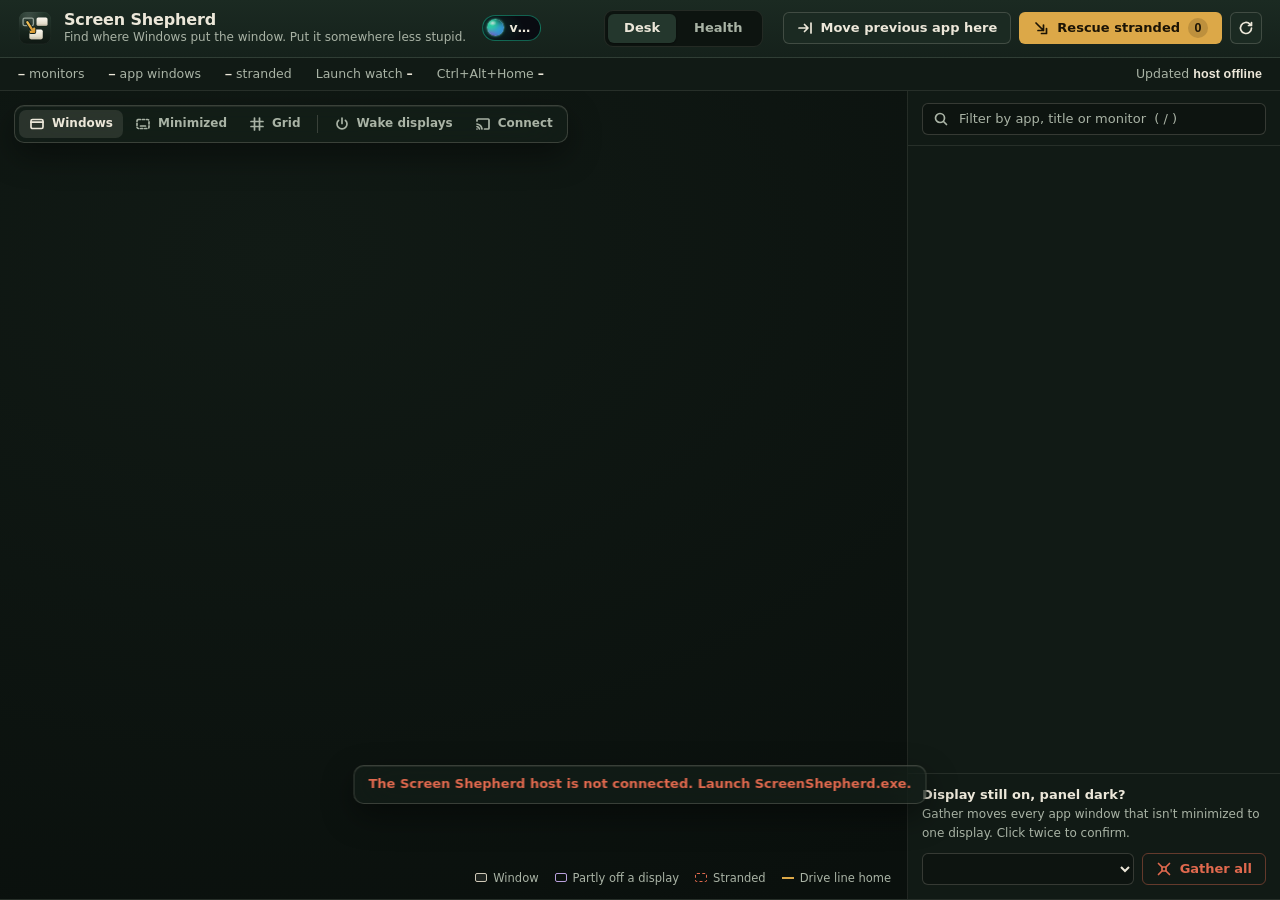
<file: wwwroot/index.html>
<!doctype html>
<html lang="en">
<head>
  <meta charset="utf-8">
  <meta name="viewport" content="width=device-width, initial-scale=1">
  <meta http-equiv="Content-Security-Policy" content="default-src 'self'; style-src 'self' 'unsafe-inline'; img-src 'self' data:; connect-src 'none'; object-src 'none'; base-uri 'none'">
  <title>Screen Shepherd</title>
  <link rel="stylesheet" href="gleam/gleam-badge.css">
  <link rel="stylesheet" href="chassis/chassis.css">
  <link rel="stylesheet" href="styles.css">
</head>
<body>
  <svg class="sprite" aria-hidden="true">
    <symbol id="i-refresh" viewBox="0 0 16 16"><path d="M13.5 8a5.5 5.5 0 1 1-1.6-3.9M13.5 2.5v3h-3"/></symbol>
    <symbol id="i-rescue" viewBox="0 0 16 16"><path d="M3 3l7.5 7.5M10.5 5v5.5H5"/><path d="M8.5 13.5h5v-5"/></symbol>
    <symbol id="i-here" viewBox="0 0 16 16"><path d="M2 8h8.5M7.5 4.5 11 8l-3.5 3.5"/><path d="M14 3v10"/></symbol>
    <symbol id="i-window" viewBox="0 0 16 16"><rect x="2" y="3.5" width="12" height="9" rx="1.5"/><path d="M2 6.2h12"/></symbol>
    <symbol id="i-minimized" viewBox="0 0 16 16"><rect x="2" y="3.5" width="12" height="9" rx="1.5" stroke-dasharray="2 2"/><path d="M5.5 10h5"/></symbol>
    <symbol id="i-grid" viewBox="0 0 16 16"><path d="M2 5.5h12M2 10.5h12M5.5 2v12M10.5 2v12"/></symbol>
    <symbol id="i-power" viewBox="0 0 16 16"><path d="M8 2v5.5"/><path d="M4.6 4.3a5 5 0 1 0 6.8 0"/></symbol>
    <symbol id="i-search" viewBox="0 0 16 16"><circle cx="7" cy="7" r="4.5"/><path d="m10.5 10.5 3 3"/></symbol>
    <symbol id="i-close" viewBox="0 0 16 16"><path d="m4 4 8 8M12 4l-8 8"/></symbol>
    <symbol id="i-copy" viewBox="0 0 16 16"><rect x="5" y="5" width="8.5" height="8.5" rx="1.5"/><path d="M3 10.5V3.8C3 3.3 3.3 3 3.8 3h6.7"/></symbol>
    <symbol id="i-folder" viewBox="0 0 16 16"><path d="M2 4.5c0-.6.4-1 1-1h3.2l1.5 1.5H13c.6 0 1 .4 1 1V12c0 .6-.4 1-1 1H3c-.6 0-1-.4-1-1z"/></symbol>
    <symbol id="i-open" viewBox="0 0 16 16"><path d="M9.5 2.5H13.5v4M13.5 2.5 7.5 8.5"/><path d="M12 9.5V13c0 .3-.2.5-.5.5h-8a.5.5 0 0 1-.5-.5V5c0-.3.2-.5.5-.5H7"/></symbol>
    <symbol id="i-chevron" viewBox="0 0 16 16"><path d="m6 4 4 4-4 4"/></symbol>
    <symbol id="i-gather" viewBox="0 0 16 16"><path d="M2.5 2.5l3.5 3.5M13.5 2.5 10 6M2.5 13.5 6 10M13.5 13.5 10 10"/><rect x="6" y="6" width="4" height="4" rx=".8"/></symbol>
    <symbol id="i-desk" viewBox="0 0 16 16"><rect x="1.5" y="3" width="6" height="5" rx="1"/><rect x="8.5" y="3" width="6" height="5" rx="1"/><path d="M4.5 11.5h7"/></symbol>
    <symbol id="i-pulse" viewBox="0 0 16 16"><path d="M1.5 8.5h3l1.5-4 3 8 1.5-4h4"/></symbol>
    <symbol id="i-sliders" viewBox="0 0 16 16"><path d="M2.5 4.5h6M11.5 4.5h2M2.5 11.5h2M7.5 11.5h6"/><circle cx="10" cy="4.5" r="1.5"/><circle cx="6" cy="11.5" r="1.5"/></symbol>
    <symbol id="i-glass" viewBox="0 0 16 16"><rect x="2" y="2.5" width="12" height="11" rx="2.5"/><path d="M4.5 9.5 9 5M7 11 11 7"/></symbol>
    <symbol id="i-link" viewBox="0 0 16 16"><path d="M6.5 9.5 9.5 6.5"/><path d="M7.5 4.5l1-1a2.8 2.8 0 0 1 4 4l-1 1M8.5 11.5l-1 1a2.8 2.8 0 0 1-4-4l1-1"/></symbol>
    <symbol id="i-help" viewBox="0 0 16 16"><circle cx="8" cy="8" r="6"/><path d="M6.3 6.3a1.8 1.8 0 1 1 2.4 1.7c-.5.2-.7.6-.7 1.1v.4"/><path d="M8 11.6v.1"/></symbol>
    <symbol id="i-log" viewBox="0 0 16 16"><path d="M3.5 2.5h6l3 3v8h-9z"/><path d="M6 8h4.5M6 10.5h4.5M9.5 2.5v3h3"/></symbol>
    <symbol id="i-cast" viewBox="0 0 16 16"><path d="M2 5V3.8c0-.5.3-.8.8-.8h10.4c.5 0 .8.3.8.8v8.4c0 .5-.3.8-.8.8H9.5"/><path d="M2 8a6 6 0 0 1 5 5M2 10.5A3.5 3.5 0 0 1 4.5 13"/><path d="M2 13h.01"/></symbol>
    <symbol id="i-wifi" viewBox="0 0 16 16"><path d="M2 6.5a8.5 8.5 0 0 1 12 0M4.3 9a5.3 5.3 0 0 1 7.4 0M6.6 11.4a2 2 0 0 1 2.8 0"/></symbol>
    <symbol id="i-pencil" viewBox="0 0 16 16"><path d="M10.5 3 13 5.5 6 12.5H3.5V10z"/></symbol>
    <symbol id="i-return" viewBox="0 0 16 16"><path d="M13 4v3.5c0 .8-.7 1.5-1.5 1.5H4"/><path d="M6.5 6 3.5 9l3 3"/></symbol>
  </svg>

  <div class="app" id="app">
    <header class="shell">
      <div class="brand">
        <img class="logo" src="icon.svg" alt="" width="34" height="34">
        <div class="brand-text">
          <h1>Screen Shepherd</h1>
          <p>Find where Windows put the window. Put it somewhere less stupid.</p>
        </div>
        <!-- Chassis puts the version orb button here; it opens Settings, Dependencies, Help and Diagnostics. -->
        <span data-chassis-version></span>
      </div>

      <div class="views" role="tablist" aria-label="Views">
        <button id="viewDeskTab" role="tab" type="button" aria-selected="true" aria-controls="viewDesk" data-view="desk">Desk</button>
        <button id="viewHealthTab" role="tab" type="button" aria-selected="false" aria-controls="viewHealth" data-view="health">Health <span id="healthFlag" class="flag-dot" hidden></span></button>
      </div>

      <div class="shell-actions">
        <button id="moveActive" class="btn" type="button" title="Move the app you used last to the monitor under the mouse pointer (Ctrl+Alt+Home does the same for the foreground window from anywhere)">
          <svg class="i"><use href="#i-here"/></svg>Move previous app here</button>
        <button id="rescueAll" class="btn primary" type="button" title="Drive every stranded window to its nearest display">
          <svg class="i"><use href="#i-rescue"/></svg><span id="rescueLabel">Rescue stranded</span><span id="rescueCount" class="count num">0</span></button>
        <button id="refreshState" class="btn icon" type="button" title="Refresh (F5)" aria-label="Refresh"><svg class="i"><use href="#i-refresh"/></svg></button>
      </div>
    </header>

    <div class="status" role="status" aria-live="polite">
      <span><b id="monitorCount" class="num">–</b> monitors</span>
      <span><b id="windowCount" class="num">–</b> app windows</span>
      <span id="strayStatus"><b id="strayCount" class="num">–</b> stranded</span>
      <span id="wirelessStatus" hidden>Wireless <b id="wirelessCount">–</b></span>
      <span id="dropStatus" hidden>Drops in 24 h <b id="dropCount" class="num">–</b></span>
      <span>Launch watch <b id="watchStatus">–</b></span>
      <span>Ctrl+Alt+Home <b id="hotkeyStatus">–</b></span>
      <span class="stamp">Updated <b id="capturedAt" class="num">–</b></span>
    </div>

    <main class="views-host">
      <section id="viewDesk" class="view desk" role="tabpanel" aria-labelledby="viewDeskTab">
        <div class="field-panel">
          <div class="maptools glass" role="toolbar" aria-label="Map options">
            <button type="button" class="tool" id="toolWindows" aria-pressed="true"><svg class="i"><use href="#i-window"/></svg>Windows</button>
            <button type="button" class="tool" id="toolMinimized" aria-pressed="false" title="Show where minimized windows will restore"><svg class="i"><use href="#i-minimized"/></svg>Minimized</button>
            <button type="button" class="tool" id="toolGrid" aria-pressed="false" title="Show a 120-pixel grid; dragged windows snap to it"><svg class="i"><use href="#i-grid"/></svg>Grid</button>
            <span class="tool-sep"></span>
            <button type="button" class="tool" id="wakeDisplays" title="Ask Windows to wake attached displays. It can't switch a monitor away from another computer's input."><svg class="i"><use href="#i-power"/></svg>Wake displays</button>
            <button type="button" class="tool" id="connectDisplay" title="Opens Windows' Connect pane (Win+K) to cast to a wireless display or TV"><svg class="i"><use href="#i-cast"/></svg>Connect</button>
          </div>
          <div id="field" class="field" aria-label="Desk map: monitors and windows drawn to scale" role="img"></div>
          <div id="dragReadout" class="drag-readout glass num" hidden></div>
          <div id="notice" class="notice glass" role="status" aria-live="polite" hidden></div>
          <div class="legend" aria-hidden="true">
            <span><i class="lg-window"></i>Window</span>
            <span><i class="lg-partial"></i>Partly off a display</span>
            <span><i class="lg-stray"></i>Stranded</span>
            <span><i class="lg-drive"></i>Drive line home</span>
            <span id="legendAway" hidden><i class="lg-away"></i>Display away</span>
          </div>
        </div>

        <aside class="flock" aria-label="Windows by monitor">
          <div class="flock-search">
            <label class="search">
              <svg class="i"><use href="#i-search"/></svg>
              <input id="windowFilter" type="search" autocomplete="off" spellcheck="false" placeholder="Filter by app, title or monitor  ( / )" aria-label="Filter windows">
            </label>
          </div>
          <div id="flockBody" class="flock-body"></div>
          <div class="gather">
            <div><b>Display still on, panel dark?</b><span>Gather moves every app window that isn't minimized to one display. Click twice to confirm.</span></div>
            <div class="gather-row">
              <select id="gatherTarget" aria-label="Gather to display"></select>
              <button id="gatherAll" class="btn danger" type="button"><svg class="i"><use href="#i-gather"/></svg>Gather all</button>
            </div>
          </div>
        </aside>

        <footer id="verdicts" class="verdicts" aria-label="Health at a glance"></footer>
      </section>

      <section id="viewHealth" class="view health" role="tabpanel" aria-labelledby="viewHealthTab" hidden>
        <div class="health-scroll">
          <div class="health-head">
            <div>
              <h2>Monitor and graphics health</h2>
              <p>Evidence from Windows display paths, the full EDID (with its extension blocks), Plug and Play, installed drivers, the System event log, each monitor's advertised modes, and the monitor's own settings over DDC/CI where it answers. It doesn't test panels or cables, and no display reports its temperature.</p>
            </div>
          </div>
          <div class="health-grid">
            <section class="health-col" aria-labelledby="monitorsHeading">
              <h3 id="monitorsHeading">Monitors</h3>
              <div id="monitorCards"></div>
            </section>
            <section class="health-col" aria-labelledby="graphicsHeading">
              <div id="displayHistory"></div>
              <h3 id="graphicsHeading">Graphics</h3>
              <div id="adapterCards"></div>
              <h3>Windows performance checks <span id="tuningVerdict" class="pill"></span></h3>
              <p class="note" id="tuningHost"></p>
              <ol id="tuningList" class="checks"></ol>
              <h3>Browser load</h3>
              <p class="note">Memory is exact per browser. Tabs are counted only when the browser exposes its tab strip to Windows UI Automation; per-tab memory isn't guessed.</p>
              <ul id="browserList" class="browsers"></ul>
            </section>
          </div>
        </div>
      </section>
    </main>

    <div id="selectionChip" class="chip glass" hidden></div>

    <div id="toast" class="toast glass" role="status" aria-live="polite"></div>
    <div id="overlay"></div>
  </div>

  <script src="gleam/gleam-badge.js"></script>
  <script src="chassis/chassis.js"></script>
  <script src="app.js"></script>
</body>
</html>
</file>
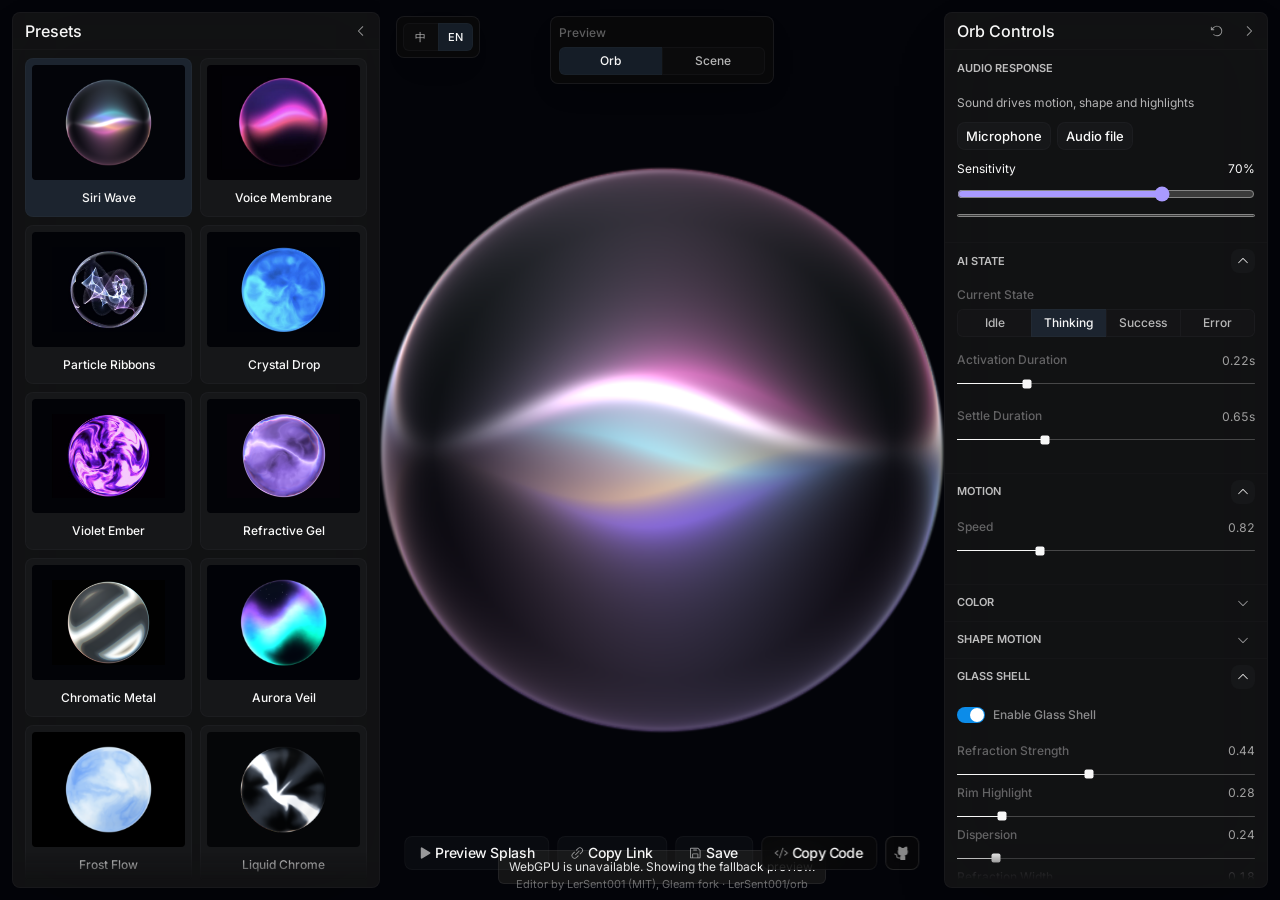
<file: wwwroot/gleam/editor/index.html>
<!doctype html>
<html lang="en">
  <head>
    <meta charset="UTF-8" />
    <meta name="viewport" content="width=device-width, initial-scale=1" />
    <meta name="theme-color" content="#000000" />
    <link rel="icon" type="image/png" href="./assets/poster-0qKU1qpL.png" />
    <title>Gleam Orb Editor</title>
    <script type="module" crossorigin src="./assets/index-_kbTlIEy.js"></script>
    <link rel="stylesheet" crossorigin href="./assets/index-DiNyC589.css">
  </head>
  <body>
    <div id="root"></div>
  </body>
</html>
</file>
<file: wwwroot/gleam/gleam-badge.css>
/*! Gleam badge 0.9.1 | MIT | (c) 2026 mikedopp | orb look after "orb" by LerSent001 (MIT) */
/*
 * Gleam badge: a CSS-only mini orb and the version button built around it.
 * No JavaScript, no GPU; drop this file in and change a class.
 *
 *   <button class="version-button gleam-version" data-preset="sonar" data-state="idle">
 *     <span class="gleam-dot" aria-hidden="true"></span><span class="gleam-label">v1.2.0</span>
 *   </button>
 *
 * data-preset   any Gleam preset name (colours are generated from Gleam's registry)
 * data-state    idle | thinking | success | error  (put it on the button or on the dot)
 * data-chase    "google" runs the old four-colour chase round the pill's border as well
 *
 * The orb look follows "orb" by LerSent001 (MIT): a flowing four-colour body
 * under a glass shell with a cool/warm rim and a key highlight. This file is
 * Gleam's own CSS take on it for sizes where a shader would be wasted.
 */

@property --gd-a { syntax: "<color>"; inherits: true; initial-value: #ffd86b; }
@property --gd-b { syntax: "<color>"; inherits: true; initial-value: #82f4ff; }
@property --gd-c { syntax: "<color>"; inherits: true; initial-value: #ff7bd5; }
@property --gd-d { syntax: "<color>"; inherits: true; initial-value: #8e6cff; }
@property --gd-hi { syntax: "<color>"; inherits: true; initial-value: #ffffff; }
@property --gd-glow { syntax: "<color>"; inherits: true; initial-value: #956cff; }
@property --gd-canvas { syntax: "<color>"; inherits: true; initial-value: #030409; }
@property --gd-rim-a { syntax: "<color>"; inherits: true; initial-value: #9bf4ff; }
@property --gd-rim-b { syntax: "<color>"; inherits: true; initial-value: #c5a9ff; }

/* ── the mini orb ─────────────────────────────────────────────────────────── */

.gleam-dot {
  --gd-size: 1.3em;
  --gd-period: 9s;
  --gd-glow-size: 3px;
  position: relative;
  display: inline-block;
  flex: none;
  width: var(--gd-size);
  height: var(--gd-size);
  border-radius: 50%;
  overflow: hidden;
  isolation: isolate;
  vertical-align: -0.28em;
  background: var(--gd-canvas);
  box-shadow:
    0 0 var(--gd-glow-size) color-mix(in srgb, var(--gd-glow) 70%, transparent),
    0 0 0 0.5px color-mix(in srgb, var(--gd-hi) 25%, transparent);
  transition: --gd-a .6s, --gd-b .6s, --gd-c .6s, --gd-d .6s, --gd-hi .6s, --gd-glow .6s,
    --gd-rim-a .6s, --gd-rim-b .6s, --gd-canvas .6s, box-shadow .6s, filter .6s;
}

/* The fluid: a blurred four-colour swirl that turns, with a second layer
   counter-rotating so the colours fold into each other instead of spinning
   like a pinwheel. */
.gleam-dot::before,
.gleam-dot::after {
  content: "";
  position: absolute;
  border-radius: 50%;
  pointer-events: none;
}

.gleam-dot::before {
  inset: -30%;
  background:
    radial-gradient(circle at 30% 35%, var(--gd-b) 0 18%, transparent 46%),
    radial-gradient(circle at 70% 62%, var(--gd-c) 0 16%, transparent 44%),
    radial-gradient(circle at 42% 78%, var(--gd-d) 0 14%, transparent 42%),
    conic-gradient(from 20deg, var(--gd-a), var(--gd-b), var(--gd-c), var(--gd-d), var(--gd-a));
  filter: blur(calc(var(--gd-size) * 0.14)) saturate(1.15);
  animation: gleam-dot-swirl var(--gd-period) linear infinite;
}

/* The glass: a cool rim lower-right, a warm rim upper-left, a key highlight,
   and shading toward the limb. Same light directions as the shader. */
.gleam-dot::after {
  inset: 0;
  background:
    radial-gradient(ellipse 34% 24% at 33% 24%, color-mix(in srgb, var(--gd-hi) 85%, transparent), transparent 70%),
    radial-gradient(circle at 50% 50%, transparent 56%, rgb(0 0 0 / 0.38) 100%);
  box-shadow:
    inset -0.09em -0.07em 0.12em -0.04em color-mix(in srgb, var(--gd-rim-a) 85%, transparent),
    inset 0.08em 0.08em 0.12em -0.05em color-mix(in srgb, var(--gd-rim-b) 80%, transparent),
    inset 0 0 0 0.06em rgb(255 255 255 / 0.22);
}

/* ── states ───────────────────────────────────────────────────────────────── */

.gleam-dot,
[data-state="idle"] .gleam-dot,
.gleam-dot[data-state="idle"] {
  --gd-period: 9s;
  filter: saturate(0.8) brightness(0.88);
}

[data-state="thinking"] .gleam-dot,
.gleam-dot[data-state="thinking"] {
  --gd-period: 1.7s;
  --gd-glow-size: 6px;
  filter: saturate(1.1) brightness(1.08);
  animation: gleam-dot-pulse 1.7s ease-in-out infinite;
}

[data-state="success"] .gleam-dot,
.gleam-dot[data-state="success"] {
  --gd-period: 5s;
  --gd-glow-size: 7px;
  filter: none;
  animation: gleam-dot-pop 0.6s cubic-bezier(.2, .9, .3, 1.4) 1;
}

[data-state="error"] .gleam-dot,
.gleam-dot[data-state="error"] {
  --gd-period: 12s;
  --gd-glow-size: 6px;
  filter: none;
  animation: gleam-dot-wobble 2.4s ease-in-out infinite;
}

/* ── the version button ───────────────────────────────────────────────────── */

/* Always a pill, whatever radius the host gives its buttons: the orb sits in
   the round left cap and the label gets room before the right one. */
.gleam-version {
  display: inline-flex;
  align-items: center;
  gap: 0.45em;
  border-radius: 999px !important;
  padding-left: 0.32em !important;
  padding-right: 0.8em !important;
  border: 1px solid color-mix(in srgb, var(--gd-glow) 38%, transparent) !important;
  background:
    radial-gradient(120% 140% at 0% 50%, color-mix(in srgb, var(--gd-glow) 16%, transparent), transparent 60%),
    color-mix(in srgb, var(--gd-canvas) 55%, rgb(18 22 30)) !important;
  box-shadow: 0 0 0 0 transparent;
  transition: border-color .6s, box-shadow .6s, background .6s, --gd-glow .6s, --gd-canvas .6s;
}

.gleam-version .gleam-dot { --gd-size: 1.35em; }

.gleam-version:hover:not(:disabled),
.gleam-version:focus-visible {
  border-color: color-mix(in srgb, var(--gd-glow) 70%, transparent) !important;
  box-shadow: 0 0 12px -2px color-mix(in srgb, var(--gd-glow) 55%, transparent);
}

.gleam-version:hover:not(:disabled) .gleam-dot { --gd-period: 3s; filter: none; }

.gleam-version[data-state="thinking"] {
  border-color: color-mix(in srgb, var(--gd-glow) 60%, transparent) !important;
}

.gleam-version[data-state="success"],
.gleam-version[data-state="error"] {
  border-color: color-mix(in srgb, var(--gd-glow) 75%, transparent) !important;
  box-shadow: 0 0 14px -3px color-mix(in srgb, var(--gd-glow) 60%, transparent);
}

/* ── the Google colour chase, kept as an option ───────────────────────────── */
/* data-chase="google" runs the chase the version buttons had before the orb
   round the pill's border: blue, red, yellow and green bands, one lap every
   3.2 s (1.6 s while thinking). Success and error drop it so their colour
   still reads. The orb, label and glow are unchanged. */

@property --gd-chase-angle { syntax: "<angle>"; inherits: false; initial-value: 0deg; }

.gleam-version[data-chase="google"]:not([data-state="success"]):not([data-state="error"]) {
  border-color: transparent !important;
  background:
    radial-gradient(120% 140% at 0% 50%, color-mix(in srgb, var(--gd-glow) 16%, transparent), transparent 60%) padding-box,
    linear-gradient(color-mix(in srgb, var(--gd-canvas) 55%, rgb(18 22 30)), color-mix(in srgb, var(--gd-canvas) 55%, rgb(18 22 30))) padding-box,
    conic-gradient(from var(--gd-chase-angle),
      transparent 0deg 4deg, rgb(66 133 244 / .18) 8deg, #4285f4 16deg, rgb(66 133 244 / .18) 28deg,
      transparent 40deg 94deg, rgb(234 67 53 / .18) 98deg, #ea4335 106deg, rgb(234 67 53 / .18) 118deg,
      transparent 130deg 184deg, rgb(251 188 5 / .18) 188deg, #fbbc05 196deg, rgb(251 188 5 / .18) 208deg,
      transparent 220deg 274deg, rgb(52 168 83 / .18) 278deg, #34a853 286deg, rgb(52 168 83 / .18) 298deg,
      transparent 310deg 360deg) border-box !important;
  animation: gleam-google-chase 3.2s linear infinite;
}

.gleam-version[data-chase="google"][data-state="thinking"] { animation-duration: 1.6s; }

@keyframes gleam-google-chase { to { --gd-chase-angle: 360deg; } }

/* ── motion ───────────────────────────────────────────────────────────────── */

@keyframes gleam-dot-swirl {
  0% { transform: rotate(0deg) scale(1); }
  50% { transform: rotate(180deg) scale(1.12); }
  100% { transform: rotate(360deg) scale(1); }
}

@keyframes gleam-dot-pulse {
  0%, 100% { box-shadow: 0 0 3px color-mix(in srgb, var(--gd-glow) 60%, transparent), 0 0 0 0.5px color-mix(in srgb, var(--gd-hi) 25%, transparent); }
  50% { box-shadow: 0 0 9px color-mix(in srgb, var(--gd-glow) 90%, transparent), 0 0 0 0.5px color-mix(in srgb, var(--gd-hi) 40%, transparent); }
}

@keyframes gleam-dot-pop {
  0% { transform: scale(0.82); }
  60% { transform: scale(1.12); }
  100% { transform: scale(1); }
}

@keyframes gleam-dot-wobble {
  0%, 100% { border-radius: 50%; }
  25% { border-radius: 46% 54% 52% 48% / 53% 47% 55% 45%; }
  50% { border-radius: 53% 47% 45% 55% / 47% 54% 46% 53%; }
  75% { border-radius: 48% 52% 55% 45% / 52% 46% 54% 48%; }
}

@media (prefers-reduced-motion: reduce) {
  .gleam-dot,
  .gleam-dot::before,
  [data-state] .gleam-dot,
  .gleam-version[data-chase="google"] { animation: none !important; }
}

/* ── custom looks (from the editor, applied by gleam-badge.js) ──────────── */
/* The runtime sets --gdx-* through the CSSOM (allowed under a strict style-src
   CSP); these rules pick the right set for the current state. */

.gleam-custom {
  --gd-a: var(--gdx-a); --gd-b: var(--gdx-b); --gd-c: var(--gdx-c); --gd-d: var(--gdx-d);
  --gd-hi: var(--gdx-hi); --gd-glow: var(--gdx-glow); --gd-canvas: var(--gdx-canvas);
  --gd-rim-a: var(--gdx-rim-a); --gd-rim-b: var(--gdx-rim-b);
}
.gleam-custom[data-state="success"], .gleam-custom [data-state="success"] {
  --gd-a: var(--gdx-success-a); --gd-b: var(--gdx-success-b); --gd-c: var(--gdx-success-c); --gd-d: var(--gdx-success-d);
  --gd-hi: var(--gdx-success-hi); --gd-glow: var(--gdx-success-glow); --gd-canvas: var(--gdx-success-canvas);
  --gd-rim-a: var(--gdx-success-rim-a); --gd-rim-b: var(--gdx-success-rim-b);
}
.gleam-custom[data-state="error"], .gleam-custom [data-state="error"] {
  --gd-a: var(--gdx-error-a); --gd-b: var(--gdx-error-b); --gd-c: var(--gdx-error-c); --gd-d: var(--gdx-error-d);
  --gd-hi: var(--gdx-error-hi); --gd-glow: var(--gdx-error-glow); --gd-canvas: var(--gdx-error-canvas);
  --gd-rim-a: var(--gdx-error-rim-a); --gd-rim-b: var(--gdx-error-rim-b);
}

/* ── the editor overlay (opened by gleam-badge.js) ──────────────────────── */

.gleam-editor-overlay {
  position: fixed;
  inset: 0;
  z-index: 2147483600;
  display: grid;
  place-items: center;
  padding: 2.5vh 2.5vw;
  background: rgb(3 4 9 / 0.72);
  backdrop-filter: blur(6px);
  animation: gleam-overlay-in .25s ease;
}

.gleam-editor-frame {
  width: 100%;
  height: 100%;
  border: 1px solid rgb(255 255 255 / 0.12);
  border-radius: 14px;
  background: #000;
  box-shadow: 0 30px 80px -20px rgb(0 0 0 / 0.8);
}

.gleam-editor-loading {
  position: absolute;
  color: rgb(255 255 255 / 0.6);
  font: 500 14px/1.4 "Segoe UI", system-ui, sans-serif;
  pointer-events: none;
}

.gleam-editor-overlay.is-loaded .gleam-editor-loading { display: none; }

@keyframes gleam-overlay-in { from { opacity: 0; } to { opacity: 1; } }

/* ── preset colours (generated from Gleam's registry by scripts/build.mjs) ─ */

:root { --gd-a: #FFD86B; --gd-b: #82F4FF; --gd-c: #FF7BD5; --gd-d: #8E6CFF; --gd-hi: #FFFFFF; --gd-glow: #956CFF; --gd-canvas: #030409; --gd-rim-a: #9BF4FF; --gd-rim-b: #C5A9FF; }
[data-state="success"] { --gd-a: #78E193; --gd-b: #4FF2D9; --gd-c: #C5EECD; --gd-d: #409599; --gd-hi: #F4FFF9; --gd-glow: #22E39A; --gd-canvas: #030409; --gd-rim-a: #83FDDB; --gd-rim-b: #68E7D9; }
[data-state="error"] { --gd-a: #FF7651; --gd-b: #EFA486; --gd-c: #FF4C88; --gd-d: #AD327C; --gd-hi: #FFE9E4; --gd-glow: #FF4545; --gd-canvas: #030409; --gd-rim-a: #F1B0A7; --gd-rim-b: #F66E97; }
[data-preset="nebula"] { --gd-a: #04030C; --gd-b: #3B1C6E; --gd-c: #E2508C; --gd-d: #FFD9A0; --gd-hi: #FFF4E0; --gd-glow: #8A4DFF; --gd-canvas: #020108; --gd-rim-a: #B48CFF; --gd-rim-b: #FF8FB1; }
[data-preset="nebula"][data-state="success"], [data-preset="nebula"] [data-state="success"] { --gd-a: #18D08D; --gd-b: #3DDEC3; --gd-c: #BEEBC2; --gd-d: #77A97C; --gd-hi: #F4FDF4; --gd-glow: #22E39A; --gd-canvas: #020108; --gd-rim-a: #89EFDB; --gd-rim-b: #81E4CB; }
[data-preset="nebula"][data-state="error"], [data-preset="nebula"] [data-state="error"] { --gd-a: #EA4343; --gd-b: #EB7F53; --gd-c: #FA3F74; --gd-d: #C46553; --gd-hi: #FFE7DE; --gd-glow: #FF4545; --gd-canvas: #020108; --gd-rim-a: #F499A7; --gd-rim-b: #FF667E; }
[data-preset="sonar"] { --gd-a: #010A08; --gd-b: #06402F; --gd-c: #19C98A; --gd-d: #C8FFE6; --gd-hi: #E6FFF4; --gd-glow: #19C98A; --gd-canvas: #010604; --gd-rim-a: #5CFFC1; --gd-rim-b: #38B6FF; }
[data-preset="sonar"][data-state="success"], [data-preset="sonar"] [data-state="success"] { --gd-a: #18D08D; --gd-b: #37DFBF; --gd-c: #A6F6C1; --gd-d: #5CB390; --gd-hi: #F0FFF7; --gd-glow: #22E39A; --gd-canvas: #010604; --gd-rim-a: #78FFCF; --gd-rim-b: #3CE9D9; }
[data-preset="sonar"][data-state="error"], [data-preset="sonar"] [data-state="error"] { --gd-a: #EA4343; --gd-b: #EA8048; --gd-c: #EA6974; --gd-d: #B77771; --gd-hi: #FBE9E2; --gd-glow: #FF4545; --gd-canvas: #010604; --gd-rim-a: #ECB396; --gd-rim-b: #EB7297; }
[data-preset="contour"] { --gd-a: #01030A; --gd-b: #0B2A5C; --gd-c: #3F8CFF; --gd-d: #E2EEFF; --gd-hi: #FFFFFF; --gd-glow: #3F8CFF; --gd-canvas: #010208; --gd-rim-a: #8CC8FF; --gd-rim-b: #5A7CFF; }
[data-preset="contour"][data-state="success"], [data-preset="contour"] [data-state="success"] { --gd-a: #18D08D; --gd-b: #37DEC2; --gd-c: #A7EFD6; --gd-d: #69AF99; --gd-hi: #F4FFF9; --gd-glow: #22E39A; --gd-canvas: #010208; --gd-rim-a: #80F6DB; --gd-rim-b: #43E3D9; }
[data-preset="contour"][data-state="error"], [data-preset="contour"] [data-state="error"] { --gd-a: #EA4343; --gd-b: #EA7F4F; --gd-c: #EB5197; --gd-d: #BD6F7C; --gd-hi: #FFE9E4; --gd-glow: #FF4545; --gd-canvas: #010208; --gd-rim-a: #EFA5A7; --gd-rim-b: #EC6197; }
[data-preset="rings"] { --gd-a: #E8383D; --gd-b: #3B82DC; --gd-c: #FFD23F; --gd-d: #F28B30; --gd-hi: #FFFFFF; --gd-glow: #3B82DC; --gd-canvas: #0E0E0E; --gd-rim-a: #8CB4FF; --gd-rim-b: #FFD23F; }
[data-preset="rings"][data-state="success"], [data-preset="rings"] [data-state="success"] { --gd-a: #6DD18F; --gd-b: #3DE3D2; --gd-c: #C5F8BB; --gd-d: #70996A; --gd-hi: #F4FFF9; --gd-glow: #22E39A; --gd-canvas: #0E0E0E; --gd-rim-a: #80F4DB; --gd-rim-b: #81EDC0; }
[data-preset="rings"][data-state="error"], [data-preset="rings"] [data-state="error"] { --gd-a: #FB4748; --gd-b: #EB8978; --gd-c: #FF6D67; --gd-d: #C0402E; --gd-hi: #FFE9E4; --gd-glow: #FF4545; --gd-canvas: #0E0E0E; --gd-rim-a: #EFA1A7; --gd-rim-b: #FF7C67; }
[data-preset="harbor"] { --gd-a: #01100F; --gd-b: #0B4F5C; --gd-c: #2FB7B0; --gd-d: #F2D59A; --gd-hi: #FFF3D6; --gd-glow: #2FB7B0; --gd-canvas: #010807; --gd-rim-a: #5FE3D6; --gd-rim-b: #E0B565; }
[data-preset="harbor"][data-state="success"], [data-preset="harbor"] [data-state="success"] { --gd-a: #18D08D; --gd-b: #37E0C2; --gd-c: #A7F4C6; --gd-d: #70A87A; --gd-hi: #F4FDF2; --gd-glow: #22E39A; --gd-canvas: #010807; --gd-rim-a: #78FAD3; --gd-rim-b: #73E9C2; }
[data-preset="harbor"][data-state="error"], [data-preset="harbor"] [data-state="error"] { --gd-a: #EA4444; --gd-b: #EA824F; --gd-c: #EA627D; --gd-d: #C06350; --gd-hi: #FFE7DD; --gd-glow: #FF4545; --gd-canvas: #010807; --gd-rim-a: #ECAC9B; --gd-rim-b: #FA726C; }
[data-preset="ember"] { --gd-a: #120300; --gd-b: #7A1405; --gd-c: #FF5A1F; --gd-d: #FFD27A; --gd-hi: #FFE7C2; --gd-glow: #FF5A1F; --gd-canvas: #060100; --gd-rim-a: #FF8A3D; --gd-rim-b: #FF3D3D; }
[data-preset="ember"][data-state="success"], [data-preset="ember"] [data-state="success"] { --gd-a: #1AD08D; --gd-b: #4DDEBE; --gd-c: #C5ECBA; --gd-d: #77A773; --gd-hi: #F4FBEF; --gd-glow: #22E39A; --gd-canvas: #060100; --gd-rim-a: #9FEFC2; --gd-rim-b: #81DFC0; }
[data-preset="ember"][data-state="error"], [data-preset="ember"] [data-state="error"] { --gd-a: #EA4343; --gd-b: #EE7E45; --gd-c: #FF4265; --gd-d: #C46244; --gd-hi: #FFE5D9; --gd-glow: #FF4545; --gd-canvas: #060100; --gd-rim-a: #FF9980; --gd-rim-b: #FF5667; }
[data-preset="siri"] { --gd-a: #FFD86B; --gd-b: #82F4FF; --gd-c: #FF7BD5; --gd-d: #8E6CFF; --gd-hi: #FFFFFF; --gd-glow: #956CFF; --gd-canvas: #030409; --gd-rim-a: #9BF4FF; --gd-rim-b: #C5A9FF; }
[data-preset="siri"][data-state="success"], [data-preset="siri"] [data-state="success"] { --gd-a: #78E193; --gd-b: #4FF2D9; --gd-c: #C5EECD; --gd-d: #409599; --gd-hi: #F4FFF9; --gd-glow: #22E39A; --gd-canvas: #030409; --gd-rim-a: #83FDDB; --gd-rim-b: #68E7D9; }
[data-preset="siri"][data-state="error"], [data-preset="siri"] [data-state="error"] { --gd-a: #FF7651; --gd-b: #EFA486; --gd-c: #FF4C88; --gd-d: #AD327C; --gd-hi: #FFE9E4; --gd-glow: #FF4545; --gd-canvas: #030409; --gd-rim-a: #F1B0A7; --gd-rim-b: #F66E97; }
[data-preset="voiceWave"] { --gd-a: #09030E; --gd-b: #CE2CCB; --gd-c: #FF5C71; --gd-d: #7B53FF; --gd-hi: #FFD9F0; --gd-glow: #CE2CCB; --gd-canvas: #020105; --gd-rim-a: #E48BFF; --gd-rim-b: #FF7890; }
[data-preset="voiceWave"][data-state="success"], [data-preset="voiceWave"] [data-state="success"] { --gd-a: #19D08D; --gd-b: #6CDECF; --gd-c: #C5ECBF; --gd-d: #379299; --gd-hi: #F4F9F7; --gd-glow: #22E39A; --gd-canvas: #020105; --gd-rim-a: #97EFDB; --gd-rim-b: #81E2C6; }
[data-preset="voiceWave"][data-state="error"], [data-preset="voiceWave"] [data-state="error"] { --gd-a: #EA4343; --gd-b: #F77F72; --gd-c: #FF426F; --gd-d: #AB277C; --gd-hi: #FFE2E1; --gd-glow: #FF4545; --gd-canvas: #020105; --gd-rim-a: #FA99A7; --gd-rim-b: #FF6075; }
[data-preset="particleRibbon"] { --gd-a: #63F1FF; --gd-b: #4A9DFF; --gd-c: #8566FF; --gd-d: #F15DE1; --gd-hi: #F5FBFF; --gd-glow: #765CFF; --gd-canvas: #010208; --gd-rim-a: #9BF4FF; --gd-rim-b: #C5A9FF; }
[data-preset="particleRibbon"][data-state="success"], [data-preset="particleRibbon"] [data-state="success"] { --gd-a: #32E6B2; --gd-b: #40E6D9; --gd-c: #AEEDD6; --gd-d: #70938F; --gd-hi: #F3FEF9; --gd-glow: #22E39A; --gd-canvas: #010208; --gd-rim-a: #83FDDB; --gd-rim-b: #68E7D9; }
[data-preset="particleRibbon"][data-state="error"], [data-preset="particleRibbon"] [data-state="error"] { --gd-a: #EC8085; --gd-b: #EB8E86; --gd-c: #EF4597; --gd-d: #C02B6F; --gd-hi: #FDE8E4; --gd-glow: #FF4545; --gd-canvas: #010208; --gd-rim-a: #F1B0A7; --gd-rim-b: #F66E97; }
[data-preset="blueDrop"] { --gd-a: #020B1D; --gd-b: #0756B8; --gd-c: #1EC8FF; --gd-d: #DDFBFF; --gd-hi: #EAFBFF; --gd-glow: #168DFF; --gd-canvas: #010207; --gd-rim-a: #4FD7FF; --gd-rim-b: #466DFF; }
[data-preset="blueDrop"][data-state="success"], [data-preset="blueDrop"] [data-state="success"] { --gd-a: #18D08D; --gd-b: #37E0CC; --gd-c: #A6F6D6; --gd-d: #66B299; --gd-hi: #F1FEF9; --gd-glow: #22E39A; --gd-canvas: #010207; --gd-rim-a: #76F8DB; --gd-rim-b: #3FE1D9; }
[data-preset="blueDrop"][data-state="error"], [data-preset="blueDrop"] [data-state="error"] { --gd-a: #EA4344; --gd-b: #EA836A; --gd-c: #EA6897; --gd-d: #BB757C; --gd-hi: #FBE8E4; --gd-glow: #FF4545; --gd-canvas: #010207; --gd-rim-a: #EBA9A7; --gd-rim-b: #EB5E97; }
[data-preset="violetEmber"] { --gd-a: #100016; --gd-b: #4A0E8F; --gd-c: #A52EFF; --gd-d: #F1A7FF; --gd-hi: #FFD6FF; --gd-glow: #A52EFF; --gd-canvas: #030006; --gd-rim-a: #C257FF; --gd-rim-b: #6C2DFF; }
[data-preset="violetEmber"][data-state="success"], [data-preset="violetEmber"] [data-state="success"] { --gd-a: #19D08D; --gd-b: #40DEC6; --gd-c: #B2EAD6; --gd-d: #709E99; --gd-hi: #F4F8F9; --gd-glow: #22E39A; --gd-canvas: #030006; --gd-rim-a: #8DECDB; --gd-rim-b: #48DED9; }
[data-preset="violetEmber"][data-state="error"], [data-preset="violetEmber"] [data-state="error"] { --gd-a: #EA4344; --gd-b: #EB7E5D; --gd-c: #F23997; --gd-d: #C04D7C; --gd-hi: #FFE2E4; --gd-glow: #FF4545; --gd-canvas: #030006; --gd-rim-a: #F593A7; --gd-rim-b: #ED5497; }
[data-preset="refractiveBlob"] { --gd-a: #1B102B; --gd-b: #7056A8; --gd-c: #BFA5F5; --gd-d: #F1E8FF; --gd-hi: #FFFFFF; --gd-glow: #B18CFF; --gd-canvas: #050208; --gd-rim-a: #D9C7FF; --gd-rim-b: #B59AE8; }
[data-preset="refractiveBlob"][data-state="success"], [data-preset="refractiveBlob"] [data-state="success"] { --gd-a: #1BD08E; --gd-b: #49E0CA; --gd-c: #B7F2D3; --gd-d: #70AD99; --gd-hi: #F4FFF9; --gd-glow: #22E39A; --gd-canvas: #050208; --gd-rim-a: #93F6DB; --gd-rim-b: #62E5D5; }
[data-preset="refractiveBlob"][data-state="error"], [data-preset="refractiveBlob"] [data-state="error"] { --gd-a: #EA4446; --gd-b: #ED8365; --gd-c: #F55B93; --gd-d: #C06C7C; --gd-hi: #FFE9E4; --gd-glow: #FF4545; --gd-canvas: #050208; --gd-rim-a: #F9A5A7; --gd-rim-b: #F4698F; }
[data-preset="chromaticMetal"] { --gd-a: #FBFCFB; --gd-b: #7F8683; --gd-c: #D6DAD8; --gd-d: #33373A; --gd-hi: #FFFFFF; --gd-glow: #BDEFFF; --gd-canvas: #050606; --gd-rim-a: #6EDCFF; --gd-rim-b: #FF806D; }
[data-preset="chromaticMetal"][data-state="success"], [data-preset="chromaticMetal"] [data-state="success"] { --gd-a: #76E8B1; --gd-b: #4EE3C5; --gd-c: #BCF9CD; --gd-d: #18906B; --gd-hi: #F4FFF9; --gd-glow: #22E39A; --gd-canvas: #050606; --gd-rim-a: #7AF9DB; --gd-rim-b: #81E3C3; }
[data-preset="chromaticMetal"][data-state="error"], [data-preset="chromaticMetal"] [data-state="error"] { --gd-a: #FE8484; --gd-b: #EE8959; --gd-c: #F87089; --gd-d: #A51C30; --gd-hi: #FFE9E4; --gd-glow: #FF4545; --gd-canvas: #050606; --gd-rim-a: #EDAAA7; --gd-rim-b: #FF626E; }
[data-preset="aurora"] { --gd-a: #030816; --gd-b: #20F0B6; --gd-c: #32A8FF; --gd-d: #A34BFF; --gd-hi: #FFFFFF; --gd-glow: #20F0B6; --gd-canvas: #010207; --gd-rim-a: #32A8FF; --gd-rim-b: #20F0B6; }
[data-preset="aurora"][data-state="success"], [data-preset="aurora"] [data-state="success"] { --gd-a: #18D08D; --gd-b: #39F2CC; --gd-c: #A7F2D6; --gd-d: #4A9199; --gd-hi: #F4FFF9; --gd-glow: #22E39A; --gd-canvas: #010207; --gd-rim-a: #74F2DB; --gd-rim-b: #39F2CC; }
[data-preset="aurora"][data-state="error"], [data-preset="aurora"] [data-state="error"] { --gd-a: #EA4344; --gd-b: #EAA36A; --gd-c: #EA5C97; --gd-d: #B0247C; --gd-hi: #FFE9E4; --gd-glow: #FF4545; --gd-canvas: #010207; --gd-rim-a: #EA9EA7; --gd-rim-b: #EA877F; }
[data-preset="frost"] { --gd-a: #F7FBFF; --gd-b: #D6E8F7; --gd-c: #A8C8F0; --gd-d: #6F9EE8; --gd-hi: #FFFFFF; --gd-glow: #6F9EE8; --gd-canvas: #000000; --gd-rim-a: #D6E8F7; --gd-rim-b: #6F9EE8; }
[data-preset="frost"][data-state="success"], [data-preset="frost"] [data-state="success"] { --gd-a: #75E8B2; --gd-b: #6FF0D8; --gd-c: #B3F6D2; --gd-d: #329C91; --gd-hi: #F4FFF9; --gd-glow: #22E39A; --gd-canvas: #000000; --gd-rim-a: #92FBD9; --gd-rim-b: #49E6D5; }
[data-preset="frost"][data-state="error"], [data-preset="frost"] [data-state="error"] { --gd-a: #FE8485; --gd-b: #F8A083; --gd-c: #F26891; --gd-d: #A94972; --gd-hi: #FFE9E4; --gd-glow: #FF4545; --gd-canvas: #000000; --gd-rim-a: #F8ADA5; --gd-rim-b: #ED6A8F; }
[data-preset="chrome"] { --gd-a: #FFFFFF; --gd-b: #B9C0CA; --gd-c: #343A43; --gd-d: #030405; --gd-hi: #FFFFFF; --gd-glow: #FFFFFF; --gd-canvas: #050608; --gd-rim-a: #B9C0CA; --gd-rim-b: #FFFFFF; }
[data-preset="chrome"][data-state="success"], [data-preset="chrome"] [data-state="success"] { --gd-a: #78E8B2; --gd-b: #63EACF; --gd-c: #A7EBBB; --gd-d: #0A8F68; --gd-hi: #F4FFF9; --gd-glow: #22E39A; --gd-canvas: #050608; --gd-rim-a: #8AF5D1; --gd-rim-b: #81F4D9; }
[data-preset="chrome"][data-state="error"], [data-preset="chrome"] [data-state="error"] { --gd-a: #FF8585; --gd-b: #F49671; --gd-c: #EA3B68; --gd-d: #A4102A; --gd-hi: #FFE9E4; --gd-glow: #FF4545; --gd-canvas: #050608; --gd-rim-a: #F4A398; --gd-rim-b: #FF8C97; }
[data-preset="opal"] { --gd-a: #FFF6E8; --gd-b: #6EF2CF; --gd-c: #FF91D8; --gd-d: #756BFF; --gd-hi: #FFFFFF; --gd-glow: #9E8CFF; --gd-canvas: #07080D; --gd-rim-a: #CDE5FF; --gd-rim-b: #D9C8FF; }
[data-preset="opal"][data-state="success"], [data-preset="opal"] [data-state="success"] { --gd-a: #78E7AC; --gd-b: #49F2D0; --gd-c: #C5F0CD; --gd-d: #359599; --gd-hi: #F4FFF9; --gd-glow: #22E39A; --gd-canvas: #07080D; --gd-rim-a: #90FBDB; --gd-rim-b: #70EBD9; }
[data-preset="opal"][data-state="error"], [data-preset="opal"] [data-state="error"] { --gd-a: #FF827C; --gd-b: #EDA373; --gd-c: #FF5389; --gd-d: #AA327C; --gd-hi: #FFE9E4; --gd-glow: #FF4545; --gd-canvas: #07080D; --gd-rim-a: #F7ACA7; --gd-rim-b: #F97897; }
[data-preset="spectrum"] { --gd-a: #FFFFFF; --gd-b: #1677FF; --gd-c: #F249A0; --gd-d: #35E6B2; --gd-hi: #FFFFFF; --gd-glow: #1677FF; --gd-canvas: #03040A; --gd-rim-a: #66E8FF; --gd-rim-b: #D26CFF; }
[data-preset="spectrum"][data-state="success"], [data-preset="spectrum"] [data-state="success"] { --gd-a: #78E8B2; --gd-b: #38E2D9; --gd-c: #C2EBC4; --gd-d: #18AC81; --gd-hi: #F4FFF9; --gd-glow: #22E39A; --gd-canvas: #03040A; --gd-rim-a: #79FBDB; --gd-rim-b: #6DE1D9; }
[data-preset="spectrum"][data-state="error"], [data-preset="spectrum"] [data-state="error"] { --gd-a: #FF8585; --gd-b: #EA8786; --gd-c: #FD3E79; --gd-d: #A56B5A; --gd-hi: #FFE9E4; --gd-glow: #FF4545; --gd-canvas: #03040A; --gd-rim-a: #EDADA7; --gd-rim-b: #F85E97; }
[data-preset="plasma"] { --gd-a: #06020E; --gd-b: #0099FF; --gd-c: #258BFF; --gd-d: #1375FF; --gd-hi: #FFFFFF; --gd-glow: #0099FF; --gd-canvas: #020105; --gd-rim-a: #1951C2; --gd-rim-b: #00E9FF; }
[data-preset="plasma"][data-state="success"], [data-preset="plasma"] [data-state="success"] { --gd-a: #18D08D; --gd-b: #37E5D9; --gd-c: #A6EFD6; --gd-d: #0D9699; --gd-hi: #F4FFF9; --gd-glow: #22E39A; --gd-canvas: #020105; --gd-rim-a: #73ECCF; --gd-rim-b: #37F0D9; }
[data-preset="plasma"][data-state="error"], [data-preset="plasma"] [data-state="error"] { --gd-a: #EA4343; --gd-b: #EA8D86; --gd-c: #EA5197; --gd-d: #A4367C; --gd-hi: #FFE9E4; --gd-glow: #FF4545; --gd-canvas: #020105; --gd-rim-a: #EA9296; --gd-rim-b: #EA8497; }
</file>
<file: wwwroot/chassis/chassis.css>
/* Chassis page kit: glass surfaces, the version pop-out, status line. Copied into wwwroot\chassis by Chassis\tools\install.py.
   Do not edit this copy: change Chassis, then reinstall. App styles load after this file and win. */
:root {
  --page: #07080a;
  --surface: 20, 22, 28;
  --text: #f2f3f5;
  --muted: rgba(242, 243, 245, 0.62);
  --faint: rgba(242, 243, 245, 0.38);
  --line: rgba(255, 255, 255, 0.08);
  --accent: #82f4ff;
  --accent-strong: #3b82f6;
  --warn: #fbbf24;
  --bad: #f87171;
  --good: #4ade80;
  --alpha: 0.62;
  --blur: 22px;
  --tint: 70, 140, 255;
  --tint2: 168, 85, 247;
  --radius: 24px;
  --font: "Segoe UI Variable Text", "Segoe UI", system-ui, sans-serif;
  --mono: "Cascadia Mono", Consolas, monospace;
  color-scheme: dark;
}

* { box-sizing: border-box; }
html { height: 100%; }
body { margin: 0; min-height: 100%; background: var(--page); color: var(--text); font: 14px/1.45 var(--font); -webkit-font-smoothing: antialiased; }
.sr { position: absolute; width: 1px; height: 1px; overflow: hidden; clip: rect(0 0 0 0); white-space: nowrap; }

/* the light behind the glass */
.chassis-haze { position: fixed; inset: 0; overflow: hidden; z-index: 0; pointer-events: none; }
.chassis-haze i { position: absolute; width: 60vmax; height: 60vmax; border-radius: 50%; filter: blur(60px); opacity: 0.75;
  background: radial-gradient(closest-side, rgba(var(--tint), 0.7), rgba(var(--tint), 0)); transition: background 1.2s;
  animation: chassis-drift 26s ease-in-out infinite alternate; }
.chassis-haze i:nth-child(1) { left: -14vmax; top: -22vmax; }
.chassis-haze i:nth-child(2) { right: -20vmax; bottom: -26vmax; animation-delay: -9s; opacity: 0.6;
  background: radial-gradient(closest-side, rgba(var(--tint2), 0.5), rgba(var(--tint2), 0)); }
.chassis-haze i:nth-child(3) { left: 30%; top: 40%; width: 36vmax; height: 36vmax; animation-delay: -17s; opacity: 0.35; }
@keyframes chassis-drift { from { transform: translate(0, 0) scale(1); } to { transform: translate(6vmax, 4vmax) scale(1.15); } }
/* the app's picture (Chassis.start({ art })): soft behind the glass, darkened toward the edges so text off the glass stays readable */
.chassis-haze .chassis-art { position: absolute; inset: -4%; background: var(--chassis-art) center 40% / cover no-repeat;
  opacity: 0.5; filter: blur(5px) saturate(1.15); }
.chassis-haze .chassis-art::after { content: ""; position: absolute; inset: 0;
  background: radial-gradient(ellipse 75% 70% at 50% 45%, rgba(7, 8, 10, 0.15), rgba(7, 8, 10, 0.82)); }
body.chassis-has-art .chassis-haze i { opacity: 0.3; }
body.chassis-art-off .chassis-haze .chassis-art { display: none; }
body.chassis-art-off .chassis-haze i:nth-child(1) { opacity: 0.75; }

/* a glass surface: cards, toolbars, the pop-out */
.glass { position: relative; z-index: 1; border-radius: var(--radius);
  background: rgba(var(--surface), var(--alpha));
  -webkit-backdrop-filter: blur(var(--blur)) saturate(1.5); backdrop-filter: blur(var(--blur)) saturate(1.5);
  box-shadow: 0 0 0 1px rgba(255, 255, 255, 0.09) inset, 0 1px 0 rgba(255, 255, 255, 0.16) inset,
    0 40px 80px -30px rgba(0, 0, 0, 0.85), 0 14px 30px -16px rgba(0, 0, 0, 0.6); }
/* tables and work areas stay solid and readable, glass or not */
.solid-surface { background: rgb(var(--surface)); border-radius: 14px; box-shadow: 0 0 0 1px var(--line) inset; }

/* glass off, Windows asks for less transparency or more contrast, or blur doesn't render: solid surfaces */
body.chassis-solid .glass, body.chassis-solid .chassis-panel { background: rgb(var(--surface)); -webkit-backdrop-filter: none; backdrop-filter: none; }
body.chassis-solid .chassis-haze { display: none; }
@media (prefers-reduced-transparency: reduce) {
  .glass, .chassis-panel { background: rgb(var(--surface)); -webkit-backdrop-filter: none; backdrop-filter: none; }
  .chassis-haze { display: none; }
}
@media (forced-colors: active) {
  .glass, .chassis-panel, .solid-surface { background: Canvas; color: CanvasText; backdrop-filter: none; border: 1px solid CanvasText; box-shadow: none; }
  .chassis-haze { display: none; }
  .chassis-ghost, .chassis-tabs button[aria-selected="true"] { border: 1px solid ButtonText; }
  .chassis-panel.chassis-has-banner .chassis-panel-head { background: none; min-height: 0; }
  .chassis-panel.chassis-has-banner .chassis-title { text-shadow: none; color: CanvasText; }
}

/* controls */
button, select, input, textarea { font: inherit; color: inherit; }
.chassis-ghost { background: rgba(255, 255, 255, 0.08); border: 0; border-radius: 999px; padding: 6px 14px;
  box-shadow: 0 0 0 1px rgba(255, 255, 255, 0.1) inset; cursor: pointer; transition: background 0.15s; }
.chassis-ghost:hover { background: rgba(255, 255, 255, 0.14); }
.chassis-ghost:active { transform: translateY(1px); }
.chassis-ghost.small { padding: 4px 12px; font-size: 12.5px; }
.chassis-ghost.primary { background: var(--accent-strong); box-shadow: none; color: #fff; }
.chassis-ghost:disabled { opacity: 0.45; cursor: default; }
select.chassis-ghost { appearance: none; padding-right: 12px; }
select.chassis-ghost option { background: rgb(var(--surface)); color: var(--text); }
:focus-visible { outline: 2px solid rgba(255, 255, 255, 0.7); outline-offset: 2px; }
.version-button { cursor: pointer; }

/* the version pop-out: settings, dependencies, help, diagnostics, credentials */
.chassis-panel { position: fixed; z-index: 50; top: 12px; right: 12px; bottom: 12px; width: min(440px, calc(100% - 24px));
  border-radius: var(--radius); display: flex; flex-direction: column;
  background: rgba(var(--surface), calc(var(--alpha) + 0.22)); -webkit-backdrop-filter: blur(var(--blur)) saturate(1.5); backdrop-filter: blur(var(--blur)) saturate(1.5);
  box-shadow: 0 0 0 1px rgba(255, 255, 255, 0.1) inset, 0 30px 70px -20px rgba(0, 0, 0, 0.9);
  transform: translateX(24px); opacity: 0; transition: transform 0.28s cubic-bezier(.2, .8, .2, 1), opacity 0.2s; }
.chassis-panel[hidden] { display: none; }
.chassis-panel.open { transform: none; opacity: 1; }
.chassis-panel-head { display: flex; align-items: center; justify-content: space-between; gap: 8px; padding: 14px 14px 0 16px; }
.chassis-title { font-size: 12px; color: var(--faint); padding: 2px 4px 0; }
/* the banner atop the pop-out when the app has a picture */
.chassis-panel.chassis-has-banner .chassis-panel-head { min-height: 118px; align-items: flex-end; padding: 12px 12px 10px 18px;
  border-radius: var(--radius) var(--radius) 0 0;
  background: linear-gradient(180deg, rgba(var(--surface), 0) 35%, rgba(var(--surface), 0.92) 100%), var(--chassis-art) center 42% / cover no-repeat;
  box-shadow: 0 -1px 0 rgba(255, 255, 255, 0.08) inset; }
.chassis-panel.chassis-has-banner .chassis-title { font-size: 15px; font-weight: 600; color: var(--text); text-shadow: 0 1px 8px rgba(0, 0, 0, 0.9); }
.chassis-panel.chassis-has-banner .chassis-x { align-self: flex-start; background: rgba(0, 0, 0, 0.35); color: var(--text); }
body.chassis-art-off .chassis-panel.chassis-has-banner .chassis-panel-head { min-height: 0; padding: 14px 14px 0 16px; background: none; box-shadow: none; }
body.chassis-art-off .chassis-panel.chassis-has-banner .chassis-title { font-size: 12px; font-weight: 400; color: var(--faint); text-shadow: none; }
body.chassis-art-off .chassis-panel.chassis-has-banner .chassis-x { background: none; color: var(--muted); }
.chassis-tabs { display: flex; gap: 2px; flex-wrap: wrap; padding: 10px 12px 0; }
.chassis-tabs button { background: none; border: 0; padding: 7px 11px; border-radius: 999px; color: var(--muted); cursor: pointer; font-size: 13px; }
.chassis-tabs button:hover { color: var(--text); }
.chassis-tabs button[aria-selected="true"] { background: rgba(255, 255, 255, 0.12); color: var(--text); }
.chassis-x { background: none; border: 0; font-size: 22px; line-height: 1; padding: 4px 10px; border-radius: 999px; cursor: pointer; color: var(--muted); }
.chassis-x:hover { background: rgba(255, 255, 255, 0.1); color: var(--text); }
.chassis-body { padding: 10px 20px 20px; overflow: auto; flex: 1; font-size: 13px; }
.chassis-body h3 { font-size: 11.5px; text-transform: uppercase; letter-spacing: 1px; color: var(--faint); margin: 18px 0 6px; font-weight: 600; }
.chassis-body h3:first-child { margin-top: 6px; }
.chassis-body p, .chassis-body li { color: var(--muted); margin: 0 0 8px; }
.chassis-body ul { padding-left: 18px; margin: 0 0 8px; }
.chassis-body code { font: 12px var(--mono); color: var(--text); word-break: break-all; }
.chassis-body b { color: var(--text); font-weight: 600; }
.chassis-row { display: flex; justify-content: space-between; align-items: center; gap: 14px; padding: 8px 0; }
.chassis-row label, .chassis-row .label { color: var(--text); }
.chassis-row small { display: block; color: var(--faint); font-size: 12px; }
.chassis-row input[type=range] { width: 150px; accent-color: var(--accent); }
.chassis-row input[type=text], .chassis-row input[type=number] { width: 170px; background: rgba(0, 0, 0, 0.3); border: 0; border-radius: 10px; padding: 6px 10px; box-shadow: 0 0 0 1px var(--line) inset; }
.chassis-switch { appearance: none; width: 38px; height: 22px; border-radius: 11px; background: rgba(255, 255, 255, 0.16); position: relative; cursor: pointer; flex: none; transition: background 0.2s; margin: 0; }
.chassis-switch::after { content: ""; position: absolute; left: 3px; top: 3px; width: 16px; height: 16px; border-radius: 50%; background: #fff; transition: transform 0.2s; }
.chassis-switch:checked { background: var(--accent-strong); }
.chassis-switch:checked::after { transform: translateX(16px); }
.chassis-switch:disabled { opacity: 0.4; cursor: default; }
.chassis-dep { display: grid; grid-template-columns: 1fr auto; gap: 2px 10px; padding: 8px 0; border-bottom: 1px solid var(--line); }
.chassis-dep b { font-weight: 500; }
.chassis-dep .kind { font-size: 11px; color: var(--faint); text-transform: uppercase; letter-spacing: 0.6px; align-self: center; }
.chassis-dep .where { grid-column: 1 / -1; font: 12px var(--mono); color: var(--muted); word-break: break-all; }
.chassis-dep .note { grid-column: 1 / -1; color: var(--faint); font-size: 12px; }
.chassis-pill { display: inline-block; font-size: 11px; padding: 1px 8px; border-radius: 999px; background: rgba(74, 222, 128, 0.14); color: var(--good); }
.chassis-pill.missing { background: rgba(248, 113, 113, 0.14); color: var(--bad); }
pre.chassis-log { font: 11.5px/1.5 var(--mono); color: var(--muted); white-space: pre-wrap; background: rgba(0, 0, 0, 0.32); border-radius: 12px; padding: 10px; max-height: 260px; overflow: auto; margin: 0; }
.chassis-kv { display: grid; grid-template-columns: auto 1fr; gap: 3px 14px; font-size: 12.5px; }
.chassis-kv dt { color: var(--faint); }
.chassis-kv dd { margin: 0; color: var(--text); font: 12px var(--mono); word-break: break-all; }
.chassis-notice { padding: 10px 12px; border-radius: 12px; background: rgba(251, 191, 36, 0.12); color: #fde68a; margin: 6px 0 10px; }
.chassis-actions { display: flex; gap: 8px; flex-wrap: wrap; justify-content: flex-end; padding: 6px 0; }

/* the status line: busy / done messages from the host */
.chassis-status { position: fixed; z-index: 40; left: 50%; bottom: 18px; transform: translate(-50%, 12px); max-width: min(560px, calc(100% - 32px));
  display: flex; align-items: center; gap: 10px; padding: 9px 16px; border-radius: 999px; font-size: 13px; color: var(--text);
  background: rgba(var(--surface), 0.88); box-shadow: 0 0 0 1px rgba(255, 255, 255, 0.1) inset, 0 16px 40px -12px rgba(0, 0, 0, 0.8);
  opacity: 0; pointer-events: none; transition: opacity 0.2s, transform 0.2s; }
.chassis-status.show { opacity: 1; transform: translate(-50%, 0); }
.chassis-status i { width: 8px; height: 8px; border-radius: 50%; background: var(--accent); box-shadow: 0 0 10px var(--accent); flex: none; }
.chassis-status.busy i { animation: chassis-pulse 1.2s ease-in-out infinite; }
.chassis-status.error i { background: var(--bad); box-shadow: 0 0 10px var(--bad); }
.chassis-status.ok i { background: var(--good); box-shadow: 0 0 10px var(--good); }
@keyframes chassis-pulse { 50% { opacity: 0.3; } }

@media (prefers-reduced-motion: reduce) {
  .chassis-haze i, .chassis-status.busy i { animation: none; }
  .chassis-panel, .chassis-status { transition: none; }
}
</file>
<file: wwwroot/styles.css>
/* Screen Shepherd: Trial Field.
   One moss tonal ramp for every surface and line; colour leaves the ramp only for state:
   ochre = where things go (move targets, the primary action), flag red = stranded,
   heather = partly off a display, pasture green = healthy. */
:root {
  color-scheme: dark;
  --p0: #0a100d;
  --p1: #0d1410;
  --p2: #111a15;
  --p3: #15211b;
  --p4: #1b2a22;
  --p5: #24372d;
  --p6: #37503f;
  --p7: #6c7f71;
  --p8: #a9b3a5;
  --wool: #ece7d9;
  --wool-dim: #cec8b7;
  --ochre: #dca848;
  --ochre-hi: #ebbd62;
  --ochre-ink: #1c1405;
  --flag: #e0694e;
  --heather: #b9a0dc;
  --pasture: #97c487;

  --line: color-mix(in srgb, var(--wool) 10%, transparent);
  --line-2: color-mix(in srgb, var(--wool) 18%, transparent);
  --radius: 6px;
  /* Chassis's own variables (chassis/chassis.css loads first): its pop-out, status line and glass values, in this palette.
     Chassis sets --alpha and --blur from Settings. */
  --page: var(--p1);
  --surface: 21, 33, 27;
  --text: var(--wool);
  --muted: var(--wool-dim);
  --faint: var(--p8);
  --accent: var(--ochre);
  --accent-strong: var(--ochre);
  --warn: var(--heather);
  --bad: var(--flag);
  --good: var(--pasture);
  --alpha: .62;
  --blur: 22px;
  --font: var(--font-ui);
  --font-ui: "Segoe UI", system-ui, sans-serif;
  --font-num: "Bahnschrift SemiCondensed", "Bahnschrift", "Segoe UI", sans-serif;
  --font-run: "Bahnschrift SemiBold Condensed", "Bahnschrift", "Segoe UI", sans-serif;
  --ease-out: cubic-bezier(.16, 1, .3, 1);
}

* { box-sizing: border-box; }
html, body { height: 100%; margin: 0; }
body {
  background: var(--p1);
  color: var(--wool);
  font: 13px/1.45 var(--font-ui);
  -webkit-font-smoothing: antialiased;
  overflow: hidden;
  caret-color: var(--ochre);
}
::selection { background: color-mix(in srgb, var(--ochre) 38%, transparent); color: var(--wool); }
::-webkit-scrollbar { width: 11px; height: 11px; }
::-webkit-scrollbar-track { background: transparent; }
::-webkit-scrollbar-thumb { background: var(--p5); border: 3px solid transparent; background-clip: padding-box; border-radius: 8px; }
::-webkit-scrollbar-thumb:hover { background-color: var(--p6); }
h1, h2, h3, p { margin: 0; }
button, input, select { font: inherit; color: inherit; }
button { cursor: pointer; }
button:disabled { cursor: default; opacity: .5; }
:focus-visible { outline: 2px solid var(--ochre); outline-offset: 2px; border-radius: 4px; }
.num { font-family: var(--font-num); font-variant-numeric: tabular-nums; letter-spacing: .01em; }
.sprite { position: absolute; width: 0; height: 0; overflow: hidden; }
svg.i { width: 16px; height: 16px; flex: none; fill: none; stroke: currentColor; stroke-width: 1.7; stroke-linecap: round; stroke-linejoin: round; }
kbd { font: 12px var(--font-num); padding: 1px 6px; border-radius: 4px; background: var(--p4); border: 1px solid var(--line-2); }
[hidden] { display: none !important; }

/* Glass: only floating surfaces that sit over the desk. Chassis turns it solid (body.chassis-solid) when glass is off, when Windows
   transparency effects are off, in high contrast, or where the effect isn't available. */
.glass {
  background: color-mix(in srgb, var(--p3) calc(var(--alpha) * 100%), transparent);
  -webkit-backdrop-filter: blur(var(--blur)) saturate(140%);
  backdrop-filter: blur(var(--blur)) saturate(140%);
  border: 1px solid var(--line-2);
  box-shadow: 0 12px 32px rgba(0, 0, 0, .42), inset 0 1px 0 color-mix(in srgb, var(--wool) 8%, transparent);
}
body.chassis-solid .glass { background: var(--p3); -webkit-backdrop-filter: none; backdrop-filter: none; }
@supports not ((backdrop-filter: blur(1px)) or (-webkit-backdrop-filter: blur(1px))) { .glass { background: var(--p3); } }
@media (prefers-reduced-transparency: reduce) { .glass { background: var(--p3); backdrop-filter: none; } }

/* Buttons */
.btn {
  display: inline-flex; align-items: center; gap: 8px; height: 32px; padding: 0 13px;
  border-radius: var(--radius); border: 1px solid var(--line-2); background: var(--p4); color: var(--wool);
  font-weight: 600; white-space: nowrap; transition: background .15s, border-color .15s;
}
.btn:hover:not(:disabled) { background: var(--p5); }
.btn.primary { background: var(--ochre); border-color: transparent; color: var(--ochre-ink); }
.btn.primary:hover:not(:disabled) { background: var(--ochre-hi); }
.btn.primary .count { min-width: 20px; height: 20px; padding: 0 6px; border-radius: 10px; display: inline-grid; place-items: center; background: color-mix(in srgb, var(--ochre-ink) 16%, transparent); font-size: 12.5px; }
.btn.primary.calm { background: var(--p4); color: var(--p8); border-color: var(--line-2); }
.btn.primary.calm .count { background: var(--p5); color: var(--p8); }
.btn.icon { width: 32px; padding: 0; justify-content: center; }
.btn.danger { color: var(--flag); border-color: color-mix(in srgb, var(--flag) 40%, transparent); background: transparent; }
.btn.danger:hover:not(:disabled) { background: color-mix(in srgb, var(--flag) 12%, var(--p2)); }
.btn.danger.armed, .btn.danger.armed:hover { background: var(--flag); color: #1e0904; border-color: transparent; }
.btn.small { height: 26px; padding: 0 9px; font-size: 12px; gap: 6px; }

/* Shell */
.app { height: 100vh; display: grid; grid-template-rows: auto auto minmax(0, 1fr); position: relative; }
.shell {
  display: flex; align-items: center; gap: 20px; padding: 10px 18px;
  background: linear-gradient(180deg, var(--p4), var(--p3)); border-bottom: 1px solid var(--line);
  position: relative; z-index: 6;
}
.brand { display: flex; align-items: center; gap: 12px; min-width: 0; flex: 1 1 auto; }
.logo { width: 34px; height: 34px; flex: none; }
.brand-text { min-width: 0; }
.brand h1 { font-size: 16px; font-weight: 650; letter-spacing: -.01em; line-height: 1.2; }
.brand p { color: var(--p8); font-size: 12px; white-space: nowrap; overflow: hidden; text-overflow: ellipsis; }
.version-button { height: 26px; padding: 0 10px 0 4px; border-radius: 999px; color: var(--wool); font-size: 12.5px; font-weight: 650; margin-left: 4px; }
.version-button[aria-expanded="true"] { border-color: color-mix(in srgb, var(--ochre) 70%, transparent) !important; }
.views { flex: none; display: flex; gap: 2px; padding: 3px; border-radius: 9px; background: var(--p1); border: 1px solid var(--line); }
.views button {
  position: relative; border: 0; background: transparent; color: var(--p8); padding: 5px 16px; border-radius: 6px; font-weight: 600;
}
.views button[aria-selected="true"] { background: var(--p5); color: var(--wool); box-shadow: 0 1px 2px rgba(0, 0, 0, .4); }
.flag-dot { display: inline-block; width: 7px; height: 7px; border-radius: 50%; background: var(--heather); margin-left: 4px; vertical-align: 1px; }
.flag-dot.bad { background: var(--flag); }
.shell-actions { flex: none; margin-left: auto; display: flex; align-items: center; gap: 8px; }

.status {
  display: flex; align-items: center; gap: 24px; padding: 7px 18px; background: var(--p2); border-bottom: 1px solid var(--line);
  color: var(--p8); font-size: 12.5px; white-space: nowrap; overflow: hidden;
}
.status b { color: var(--wool); font-weight: 650; }
.status .stray b { color: var(--flag); }
.status .ok { color: var(--pasture); }
.status .stamp { margin-left: auto; }

.views-host { position: relative; min-height: 0; }
.view { height: 100%; }

/* Desk */
.desk { display: grid; grid-template-columns: minmax(0, 1fr) 372px; grid-template-rows: minmax(0, 1fr) auto; }
.field-panel {
  position: relative; min-height: 0; border-right: 1px solid var(--line); overflow: hidden;
  background: radial-gradient(120% 90% at 30% 20%, var(--p2), var(--p0));
}
.field { position: absolute; inset: 0; touch-action: none; }
.field svg { position: absolute; inset: 0; width: 100%; height: 100%; display: block; }
.maptools { position: absolute; z-index: 3; top: 14px; left: 14px; display: flex; align-items: center; gap: 2px; padding: 4px; border-radius: 10px; }
.tool {
  display: inline-flex; align-items: center; gap: 7px; height: 28px; padding: 0 10px; border: 0; border-radius: 7px;
  background: transparent; color: var(--p8); font-size: 12px; font-weight: 600;
}
.tool:hover { color: var(--wool); background: color-mix(in srgb, var(--wool) 6%, transparent); }
.tool[aria-pressed="true"] { color: var(--wool); background: color-mix(in srgb, var(--wool) 11%, transparent); }
.tool-sep { width: 1px; height: 18px; background: var(--line-2); margin: 0 4px; }
.legend { position: absolute; z-index: 2; right: 16px; bottom: 12px; display: flex; gap: 16px; color: var(--p8); font-size: 11.5px; pointer-events: none; }
.legend i { display: inline-block; width: 12px; height: 9px; margin-right: 6px; border-radius: 2px; vertical-align: 0; }
.lg-window { border: 1.5px solid var(--wool-dim); background: color-mix(in srgb, var(--wool) 9%, transparent); }
.lg-partial { border: 1.5px solid var(--heather); }
.lg-stray { border: 1.5px dashed var(--flag); }
.lg-drive { height: 0 !important; border-top: 2px dashed var(--ochre); border-radius: 0 !important; vertical-align: 3px !important; }
.drag-readout { position: absolute; z-index: 4; padding: 5px 9px; border-radius: 7px; font-size: 12px; pointer-events: none; white-space: nowrap; }

/* map SVG classes */
.fence { fill: none; stroke: var(--p6); stroke-width: 1.4; }
.post { stroke: var(--p7); stroke-width: 2; stroke-linecap: round; }
.beyond { fill: url(#beyondHatch); opacity: .55; }
.beyond-label { fill: var(--p8); font: 11px var(--font-ui); }
.mon { fill: var(--p3); stroke: var(--p6); stroke-width: 1.2; }
.mon.pen { stroke: var(--ochre); stroke-width: 1.8; stroke-dasharray: 7 5; }
.mon.target { stroke: var(--ochre); stroke-width: 2.2; fill: color-mix(in srgb, var(--ochre) 7%, var(--p3)); }
.mon-taskbar { fill: color-mix(in srgb, var(--wool) 5%, transparent); }
.mon-run { fill: color-mix(in srgb, var(--wool) 40%, transparent); font: 30px var(--font-run); }
.mon-name { fill: var(--wool); font: 600 13px var(--font-ui); }
.mon-meta { fill: var(--p8); font: 12px var(--font-num); }
.gridline { stroke: color-mix(in srgb, var(--wool) 7%, transparent); stroke-width: 1; }
.gridline.major { stroke: color-mix(in srgb, var(--wool) 13%, transparent); }
.win { cursor: grab; }
.win rect.body { fill: color-mix(in srgb, var(--wool) 8%, transparent); stroke: color-mix(in srgb, var(--wool) 70%, transparent); stroke-width: 1; transition: fill .15s; }
.win:hover rect.body { fill: color-mix(in srgb, var(--wool) 14%, transparent); }
.win.partial rect.body { stroke: var(--heather); }
.win.stray rect.body { stroke: var(--flag); stroke-dasharray: 5 4; stroke-width: 1.5; fill: color-mix(in srgb, var(--flag) 9%, transparent); }
.win.minimized rect.body { stroke-dasharray: 3 4; fill: transparent; stroke: var(--p7); }
.win.selected rect.body { stroke: var(--ochre); stroke-width: 2; fill: color-mix(in srgb, var(--ochre) 14%, transparent); }
.win.dragging { opacity: .35; }
.win text { pointer-events: none; }
.win-name { fill: var(--wool); font: 600 12px var(--font-ui); }
.win-meta { fill: var(--p8); font: 11px var(--font-num); }
.ghost rect { fill: color-mix(in srgb, var(--ochre) 18%, transparent); stroke: var(--ochre); stroke-width: 2; }
.drive { fill: none; stroke: var(--ochre); stroke-width: 2; stroke-dasharray: 7 6; stroke-linecap: round; }
.drive.running { animation: drive 0.9s var(--ease-out) both; }
@keyframes drive { from { stroke-dashoffset: 260; opacity: 1; } to { stroke-dashoffset: 0; opacity: 1; } }
.drive-head { fill: var(--ochre); }
.drive-label { fill: var(--ochre); font: 13px var(--font-run); letter-spacing: .05em; }

/* selection bar (glass, floats over the map) */
.chip { position: absolute; z-index: 5; display: flex; align-items: center; gap: 8px; padding: 6px 6px 6px 12px; border-radius: 10px; font-size: 12px; max-width: 560px; }
.chip .who { display: flex; flex-direction: column; min-width: 0; margin-right: 4px; }
.chip .who b { font-weight: 650; white-space: nowrap; overflow: hidden; text-overflow: ellipsis; max-width: 220px; }
.chip .who span { color: var(--p8); }

/* Flock: windows by monitor */
.flock { grid-column: 2; grid-row: 1; display: flex; flex-direction: column; min-height: 0; background: var(--p2); }
.flock-search { padding: 12px 14px 10px; border-bottom: 1px solid var(--line); }
.search { display: flex; align-items: center; gap: 8px; height: 32px; padding: 0 10px; border-radius: var(--radius); background: var(--p1); border: 1px solid var(--line-2); color: var(--p8); }
.search:focus-within { border-color: color-mix(in srgb, var(--ochre) 60%, transparent); }
.search input { flex: 1; min-width: 0; border: 0; outline: 0; background: transparent; color: var(--wool); }
.search input::placeholder { color: var(--p8); }
.flock-body { flex: 1; min-height: 0; overflow: auto; padding-bottom: 8px; }
.group-head { display: flex; align-items: baseline; gap: 8px; padding: 14px 14px 6px; position: sticky; top: 0; z-index: 1; background: var(--p2); }
.group-head .run { font: 17px var(--font-run); color: var(--wool); line-height: 1; }
.group-head b { font-weight: 650; white-space: nowrap; }
.group-head .sub { color: var(--p8); white-space: nowrap; overflow: hidden; text-overflow: ellipsis; }
.group-head .count { margin-left: auto; color: var(--p8); font-size: 12px; }
.group-head.strays b { color: var(--flag); }
.row {
  display: grid; grid-template-columns: minmax(0, 1fr) auto; column-gap: 12px; align-items: center;
  width: 100%; text-align: left; padding: 7px 14px; border: 0; border-top: 1px solid var(--line); background: transparent;
}
.row:hover { background: color-mix(in srgb, var(--wool) 4%, transparent); }
.row.selected { background: color-mix(in srgb, var(--ochre) 12%, transparent); }
.row .name { font-weight: 650; display: flex; align-items: center; gap: 6px; min-width: 0; }
.row .name span:first-child { white-space: nowrap; overflow: hidden; text-overflow: ellipsis; }
.row .title { grid-column: 1; color: var(--p8); font-size: 12px; white-space: nowrap; overflow: hidden; text-overflow: ellipsis; }
.row .where { grid-column: 2; grid-row: 1 / span 2; text-align: right; color: var(--p8); font-size: 12px; line-height: 1.35; }
.row .where b { display: block; color: var(--wool); font-weight: 500; }
.row.stray { background: color-mix(in srgb, var(--flag) 6%, transparent); }
.row-actions { grid-column: 1 / -1; display: flex; gap: 6px; margin-top: 6px; }
.empty { padding: 18px 14px; color: var(--p8); }
.pill { display: inline-flex; align-items: center; padding: 0 7px; height: 18px; border-radius: 9px; font-size: 11px; font-weight: 650; white-space: nowrap;
  color: var(--p8); background: color-mix(in srgb, var(--p8) 13%, transparent); vertical-align: 1px; }
.pill.ok { color: var(--pasture); background: color-mix(in srgb, var(--pasture) 14%, transparent); }
.pill.warn { color: var(--heather); background: color-mix(in srgb, var(--heather) 15%, transparent); }
.pill.bad { color: var(--flag); background: color-mix(in srgb, var(--flag) 15%, transparent); }
.pill.go { color: var(--ochre); background: color-mix(in srgb, var(--ochre) 15%, transparent); }
.gather { padding: 12px 14px 14px; border-top: 1px solid var(--line); display: grid; gap: 10px; }
.gather b { display: block; font-weight: 650; }
.gather span { color: var(--p8); font-size: 12px; }
.gather-row { display: flex; gap: 8px; }
select {
  flex: 1; min-width: 0; height: 32px; padding: 0 10px; border-radius: var(--radius); border: 1px solid var(--line-2);
  background: var(--p1); color: var(--wool);
}

/* Health at a glance */
.verdicts { grid-column: 1 / -1; grid-row: 2; display: grid; grid-template-columns: repeat(4, minmax(0, 1fr)); border-top: 1px solid var(--line); background: var(--p2); }
.verdict { display: grid; gap: 2px; padding: 12px 18px 13px; border: 0; border-left: 1px solid var(--line); background: transparent; text-align: left; color: inherit; }
.verdict:first-child { border-left: 0; }
.verdict:hover { background: color-mix(in srgb, var(--wool) 4%, transparent); }
.verdict .k { color: var(--p8); font-size: 12px; display: flex; align-items: center; gap: 6px; }
.verdict .k svg { margin-left: auto; color: var(--p7); }
.verdict .v { display: flex; align-items: center; gap: 8px; font-size: 15px; font-weight: 650; }
.verdict .v i { width: 8px; height: 8px; border-radius: 50%; background: var(--pasture); }
.verdict .v i.warn { background: var(--heather); }
.verdict .v i.bad { background: var(--flag); }
.verdict .v i.info { background: var(--wool-dim); }
.verdict .e { color: var(--p8); font-size: 12px; white-space: nowrap; overflow: hidden; text-overflow: ellipsis; }

/* Health view */
.health { overflow: hidden; }
.health-scroll { height: 100%; overflow: auto; padding: 22px 24px 32px; }
.health-head { max-width: 980px; margin-bottom: 18px; }
.health-head h2 { font-size: 18px; font-weight: 650; }
.health-head p { color: var(--p8); margin-top: 4px; max-width: 75ch; }
.health-grid { display: grid; grid-template-columns: minmax(0, 1fr) minmax(0, 1.12fr); gap: 28px; align-items: start; }
.health-col h3 { display: flex; align-items: center; gap: 10px; font-size: 14px; font-weight: 650; margin: 22px 0 10px; }
.health-col h3:first-child { margin-top: 0; }
.monitor-card { border: 1px solid var(--line); border-radius: 8px; background: var(--p2); margin-bottom: 14px; overflow: hidden; }
.monitor-card header { display: grid; grid-template-columns: auto auto minmax(0, 1fr) auto; align-items: center; gap: 12px; padding: 12px 14px; border-bottom: 1px solid var(--line); background: var(--p3); }
.monitor-card .run { font: 30px var(--font-run); line-height: .9; color: var(--wool); min-width: 22px; }
.monitor-card .run.gpu { font-size: 15px; letter-spacing: .06em; color: var(--wool-dim); min-width: 34px; }
.monitor-card.adapter header { grid-template-columns: auto minmax(0, 1fr) auto; }
.monitor-card header .pill { justify-self: end; }
.monitor-card .who { min-width: 0; }
.monitor-card header b { display: block; font-size: 14px; white-space: nowrap; overflow: hidden; text-overflow: ellipsis; }
.monitor-card header .who span { display: block; color: var(--p8); font-size: 12px; white-space: nowrap; overflow: hidden; text-overflow: ellipsis; }
.silhouette { margin: 0; display: grid; justify-items: center; gap: 1px; }
.silhouette rect { fill: var(--p4); stroke: var(--wool-dim); stroke-width: 1.2; }
.silhouette.unknown rect { fill: none; stroke: var(--p7); stroke-dasharray: 3 3; }
.silhouette figcaption { font-size: 11px; color: var(--p8); }
.facts { display: grid; grid-template-columns: 110px minmax(0, 1fr); gap: 6px 12px; padding: 12px 14px; margin: 0; }
.facts dt { color: var(--p8); }
.facts dd { margin: 0; }
.facts dd small { color: var(--p8); }
.tags { display: flex; flex-wrap: wrap; gap: 5px; }
.tag { padding: 1px 7px; border-radius: 4px; background: var(--p4); color: var(--wool-dim); font-size: 11.5px; }
.reasons { padding: 0 14px 12px; color: var(--p8); }
.reasons.warn { color: var(--heather); }
.table-wrap { border: 1px solid var(--line); border-radius: 8px; overflow: auto; background: var(--p2); }
table.data { width: 100%; border-collapse: collapse; }
table.data th { text-align: left; font-weight: 600; color: var(--p8); font-size: 12px; padding: 8px 12px; background: var(--p3); border-bottom: 1px solid var(--line); white-space: nowrap; }
table.data td { padding: 9px 12px; border-top: 1px solid var(--line); vertical-align: top; }
table.data tr:first-child td { border-top: 0; }
table.data td small { display: block; color: var(--p8); font-size: 12px; }
table.data td.num { white-space: nowrap; }
.nowrap { white-space: nowrap; }
small.block { display: block; margin-top: 3px; }
table.deps { table-layout: fixed; }
table.deps col.c-name { width: 28%; }
table.deps col.c-where { width: 46%; }
table.deps col.c-status { width: 26%; }
table.deps td.where { overflow-wrap: break-word; color: var(--wool-dim); font-size: 12px; }
table.deps .pill { display: inline-block; white-space: normal; height: auto; min-height: 18px; padding: 2px 8px; line-height: 1.3; border-radius: 9px; }
.browsers { list-style: none; margin: 0; padding: 0; border: 1px solid var(--line); border-radius: 8px; background: var(--p2); }
.browsers li { display: flex; gap: 12px; align-items: baseline; padding: 10px 14px; border-top: 1px solid var(--line); }
.browsers li:first-child { border-top: 0; }
.browsers li b { width: 130px; flex: none; font-weight: 650; }
.browsers li span { color: var(--p8); }
table.data.compact td { padding: 7px 12px; }
.note { color: var(--p8); margin: 0 0 10px; max-width: 75ch; }
.checks { list-style: none; margin: 0; padding: 0; border: 1px solid var(--line); border-radius: 8px; background: var(--p2); }
.check { display: grid; grid-template-columns: 96px minmax(0, 1fr) auto; gap: 4px 14px; padding: 12px 14px; border-top: 1px solid var(--line); }
.check:first-child { border-top: 0; }
.check .pill { justify-self: start; margin-top: 1px; }
.check b { font-weight: 650; }
.check p { color: var(--p8); grid-column: 2; }
.check p.next { color: var(--wool-dim); }
.check .src { grid-column: 2; color: var(--p8); font-size: 12px; }
.check .btn { grid-column: 3; grid-row: 1 / span 2; align-self: start; }

/* Version pop-out: Chassis's panel (chassis/chassis.css) in Trial Field's colours. The palette comes from the Chassis
   variables set in :root; these rules give its switches, sliders, buttons and tabs the look of the rest of the app. */
.chassis-haze { display: none; }
.chassis-panel { border: 1px solid var(--line-2); border-radius: 14px; box-shadow: 0 12px 32px rgba(0, 0, 0, .42), inset 0 1px 0 color-mix(in srgb, var(--wool) 8%, transparent); }
.chassis-title { font-size: 13px; font-weight: 650; color: var(--wool); }
.chassis-tabs { gap: 2px; padding: 10px 14px 0; }
.chassis-tabs button { border-radius: 7px; font-weight: 600; color: var(--p8); }
.chassis-tabs button:hover { color: var(--wool); background: color-mix(in srgb, var(--wool) 6%, transparent); }
.chassis-tabs button[aria-selected="true"] { color: var(--wool); background: color-mix(in srgb, var(--wool) 11%, transparent); }
.chassis-body h3 { font-size: 12px; letter-spacing: .04em; color: var(--p8); }
.chassis-body p { max-width: 70ch; }
.chassis-row { padding: 10px 0; border-top: 1px solid var(--line); }
.chassis-row label { font-weight: 600; }
.chassis-row small { font-weight: 400; color: var(--p8); margin-top: 1px; }
.chassis-switch { background: var(--p5); border: 1px solid var(--line-2); }
.chassis-switch::after { top: 3px; left: 3px; width: 14px; height: 14px; background: var(--p8); transition: transform .2s var(--ease-out), background .2s; }
.chassis-switch:checked { background: var(--ochre); border-color: transparent; }
.chassis-switch:checked::after { background: var(--ochre-ink); }
.chassis-row input[type="range"] { appearance: none; width: 170px; height: 22px; background: transparent; flex: none; }
.chassis-row input[type="range"]::-webkit-slider-runnable-track { height: 4px; border-radius: 2px; background: var(--p5); }
.chassis-row input[type="range"]::-webkit-slider-thumb { appearance: none; width: 16px; height: 16px; margin-top: -6px; border-radius: 50%; background: var(--ochre); border: 2px solid var(--ochre-ink); }
.chassis-ghost { border-radius: var(--radius); background: var(--p4); box-shadow: none; border: 1px solid var(--line-2); font-weight: 600; }
.chassis-ghost:hover { background: var(--p5); }
.chassis-dep .pill { align-self: center; }
.chassis-dep .where { color: var(--wool-dim); }
.chassis-kv dd { font-family: var(--font-num); }
pre.chassis-log { background: var(--p1); border: 1px solid var(--line); border-radius: 8px; }
.chassis-notice { color: var(--heather); background: color-mix(in srgb, var(--heather) 14%, transparent); }
.chassis-status { border-radius: 10px; }

/* Menu (Send to…) */
.menu { position: absolute; z-index: 30; min-width: 230px; padding: 5px; border-radius: 10px; }
.menu button { display: flex; width: 100%; align-items: center; gap: 10px; border: 0; background: transparent; padding: 7px 10px; border-radius: 7px; text-align: left; }
.menu button:hover, .menu button:focus-visible { background: color-mix(in srgb, var(--ochre) 16%, transparent); }
.menu .run { font: 16px var(--font-run); width: 16px; }
.menu small { margin-left: auto; color: var(--p8); }

/* Toast */
.toast {
  position: absolute; z-index: 40; left: 50%; bottom: 96px; transform: translate(-50%, 10px); opacity: 0; pointer-events: none;
  padding: 9px 14px; border-radius: 10px; font-weight: 600; transition: opacity .2s, transform .3s var(--ease-out); max-width: 70vw;
}
.toast.visible { opacity: 1; transform: translate(-50%, 0); }
.toast[data-tone="bad"] { color: var(--flag); }
.toast[data-tone="warn"] { color: var(--heather); }

@media (max-width: 1240px) {
  .desk { grid-template-columns: minmax(0, 1fr) 330px; }
  .status { gap: 16px; }
  .health-grid { grid-template-columns: minmax(0, 1fr); }
}
@media (max-width: 1100px) {
  .shell-actions #moveActive { width: 32px; padding: 0; justify-content: center; font-size: 0; gap: 0; }
  .verdict .e { display: none; }
}
@media (prefers-reduced-motion: reduce) {
  *, *::before, *::after { animation: none !important; transition: none !important; }
}
@media (forced-colors: active) {
  .glass { background: Canvas; backdrop-filter: none; border: 1px solid CanvasText; }
  .win rect.body, .mon { forced-color-adjust: auto; }
}

/* ── 1.8: displays that come and go, wireless, full monitor diagnostics ── */
.lg-away { border: 1.5px dashed var(--p7) !important; background: transparent !important; }
.mon-wifi { fill: none; stroke: color-mix(in srgb, var(--wool) 40%, transparent); stroke-width: 1.8; stroke-linecap: round; }
.mon.away { fill: none; stroke: var(--p7); stroke-width: 1.4; stroke-dasharray: 6 5; }
.away-name { fill: var(--p8); font: 600 13px var(--font-ui); }
.away-meta { fill: var(--p8); font: 12px var(--font-num); }
.away-note-text { fill: var(--p8); font: 12px var(--font-ui); }
.win.spot { pointer-events: none; }
.win.spot rect.body { stroke-dasharray: 3 4; fill: transparent; stroke: var(--p7); }
.win.spot .win-name { fill: var(--p8); }
.origin { fill: none; stroke: var(--ochre); stroke-width: 1.2; stroke-dasharray: 3 3; opacity: .7; }

.notice { position: absolute; z-index: 4; top: 14px; right: 14px; max-width: 420px; padding: 11px 12px 11px 14px; border-radius: 10px; display: grid; gap: 9px; }
.notice b { font-weight: 650; }
.notice p { color: var(--wool-dim); font-size: 12.5px; }
.notice .acts { display: flex; gap: 6px; }

.group-head.away .run, .group-head.away b { color: var(--p8); }
.pill .i { width: 11px; height: 11px; margin-right: 3px; vertical-align: -1px; }

.health-col .facts h4 { grid-column: 1 / -1; margin: 8px 0 0; padding-top: 10px; border-top: 1px solid var(--line); font-size: 11.5px; font-weight: 650; letter-spacing: .04em; color: var(--p8); text-transform: uppercase; }
.health-col .facts h4:first-child { margin-top: 0; padding-top: 0; border-top: 0; }
.monitor-card header .who b { display: flex; align-items: center; min-width: 0; }
.monitor-card header .who b > span { overflow: hidden; text-overflow: ellipsis; white-space: nowrap; }
.who b .edit { flex: none; display: inline-grid; place-items: center; width: 22px; height: 22px; margin-left: 4px; padding: 0; border: 0; border-radius: 5px; background: transparent; color: var(--p8); cursor: pointer; }
.who b .edit:hover { background: var(--p3); color: var(--wool); }
.who b .edit:focus-visible { outline: 2px solid var(--ochre); outline-offset: 1px; }
.who b .edit svg { width: 13px; height: 13px; }
.monitor-card header .who span.kind { display: inline; color: var(--wool-dim); }
.ribbon { position: relative; height: 16px; margin: 3px 0 2px; border-radius: 3px; background: var(--p1); border: 1px solid var(--line); overflow: hidden; }
.ribbon i { position: absolute; top: 3px; bottom: 3px; border-radius: 2px; background: color-mix(in srgb, var(--wool) 26%, transparent); }
.ribbon i.live { background: color-mix(in srgb, var(--wool) 38%, transparent); }
.ribbon b { position: absolute; top: 0; bottom: 0; width: 2px; margin-left: -1px; background: var(--heather); }
.axis { display: flex; justify-content: space-between; color: var(--p8); font-size: 11px; }
.ddc { grid-column: 1 / -1; display: grid; grid-template-columns: 110px auto minmax(0, 1fr); gap: 7px 12px; align-items: center; }
.ddc dt { color: var(--p8); }
.ddc dd { margin: 0; }
.ddc small { color: var(--p8); }
.ddc input[type=range] { appearance: none; width: 150px; height: 18px; background: transparent; }
.ddc input[type=range]::-webkit-slider-runnable-track { height: 4px; border-radius: 2px; background: var(--p5); }
.ddc input[type=range]::-webkit-slider-thumb { appearance: none; width: 14px; height: 14px; margin-top: -5px; border-radius: 50%; background: var(--ochre); border: 2px solid var(--ochre-ink); }
.ddc input[type=range]:disabled::-webkit-slider-thumb { background: var(--p6); border-color: var(--p4); }
.ddc input[type=range]:focus-visible { outline: 2px solid var(--ochre); outline-offset: 2px; border-radius: 4px; }
.ddc select { height: 26px; font-size: 12px; max-width: 170px; }
.ddc .input-row { display: flex; gap: 6px; align-items: center; }
.allow { display: flex; align-items: center; justify-content: space-between; gap: 12px; grid-column: 1 / -1; padding: 2px 0 4px; }
.allow label { font-weight: 600; }
.allow small { display: block; color: var(--p8); font-weight: 400; }

.timeline { border: 1px solid var(--line); border-radius: 8px; background: var(--p2); padding: 12px 14px; display: grid; gap: 8px; }
.tl-row { display: grid; grid-template-columns: 150px minmax(0, 1fr); gap: 12px; align-items: center; }
.tl-row .who { display: flex; gap: 8px; align-items: baseline; min-width: 0; }
.tl-row .who .run { font: 16px var(--font-run); }
.tl-row .who span { white-space: nowrap; overflow: hidden; text-overflow: ellipsis; }
.tl-row .ribbon { margin: 0; }
.tl-key { display: flex; gap: 16px; color: var(--p8); font-size: 11.5px; padding-left: 162px; }
.tl-key i { display: inline-block; width: 14px; height: 8px; margin-right: 6px; border-radius: 2px; vertical-align: 0; }
.tl-key .k-on { background: color-mix(in srgb, var(--wool) 30%, transparent); }
.tl-key .k-drop { width: 2px; height: 11px; background: var(--heather); vertical-align: -2px; }
.events td:first-child { width: 58px; white-space: nowrap; }
.events td .run { font: 15px var(--font-run); margin-right: 6px; }
.events td.wins { color: var(--p8); }
.head-row { display: flex; align-items: center; gap: 10px; justify-content: space-between; margin-bottom: 10px; }
.head-row .note { margin: 0; }

.labeler { position: absolute; z-index: 30; width: 360px; padding: 14px; border-radius: 10px; display: grid; gap: 12px; }
.labeler h4 { margin: 0; font-size: 13px; font-weight: 650; }
.labeler input[type=text] { height: 32px; padding: 0 10px; border-radius: 6px; border: 1px solid color-mix(in srgb, var(--ochre) 60%, transparent); background: var(--p1); color: var(--wool); font: inherit; }
.labeler fieldset { border: 0; margin: 0; padding: 0; display: grid; gap: 2px; }
.labeler legend { color: var(--p8); font-size: 12px; margin-bottom: 4px; }
.labeler .opt { position: relative; display: grid; grid-template-columns: 18px 1fr; gap: 2px 8px; padding: 6px 8px; border-radius: 7px; cursor: pointer; }
.labeler .opt input { position: absolute; opacity: 0; pointer-events: none; }
.labeler .opt:has(input:focus-visible) { outline: 2px solid var(--ochre); outline-offset: -2px; }
.labeler .opt:has(input:checked) { background: color-mix(in srgb, var(--ochre) 12%, transparent); }
.labeler .opt:has(input:disabled) { cursor: default; opacity: .7; }
.labeler .opt small { grid-column: 2; color: var(--p8); font-size: 12px; }
.labeler .dot { width: 14px; height: 14px; margin-top: 2px; border-radius: 50%; border: 1.5px solid var(--p7); }
.labeler .opt:has(input:checked) .dot { border: 4px solid var(--ochre); }
.labeler p { color: var(--p8); font-size: 12px; }
.labeler .acts { display: flex; gap: 8px; justify-content: flex-end; }
.chassis-row select { flex: none; width: 130px; height: 28px; font-size: 12px; }
.chassis-row .val { flex: none; display: flex; align-items: center; gap: 8px; }
</file>
